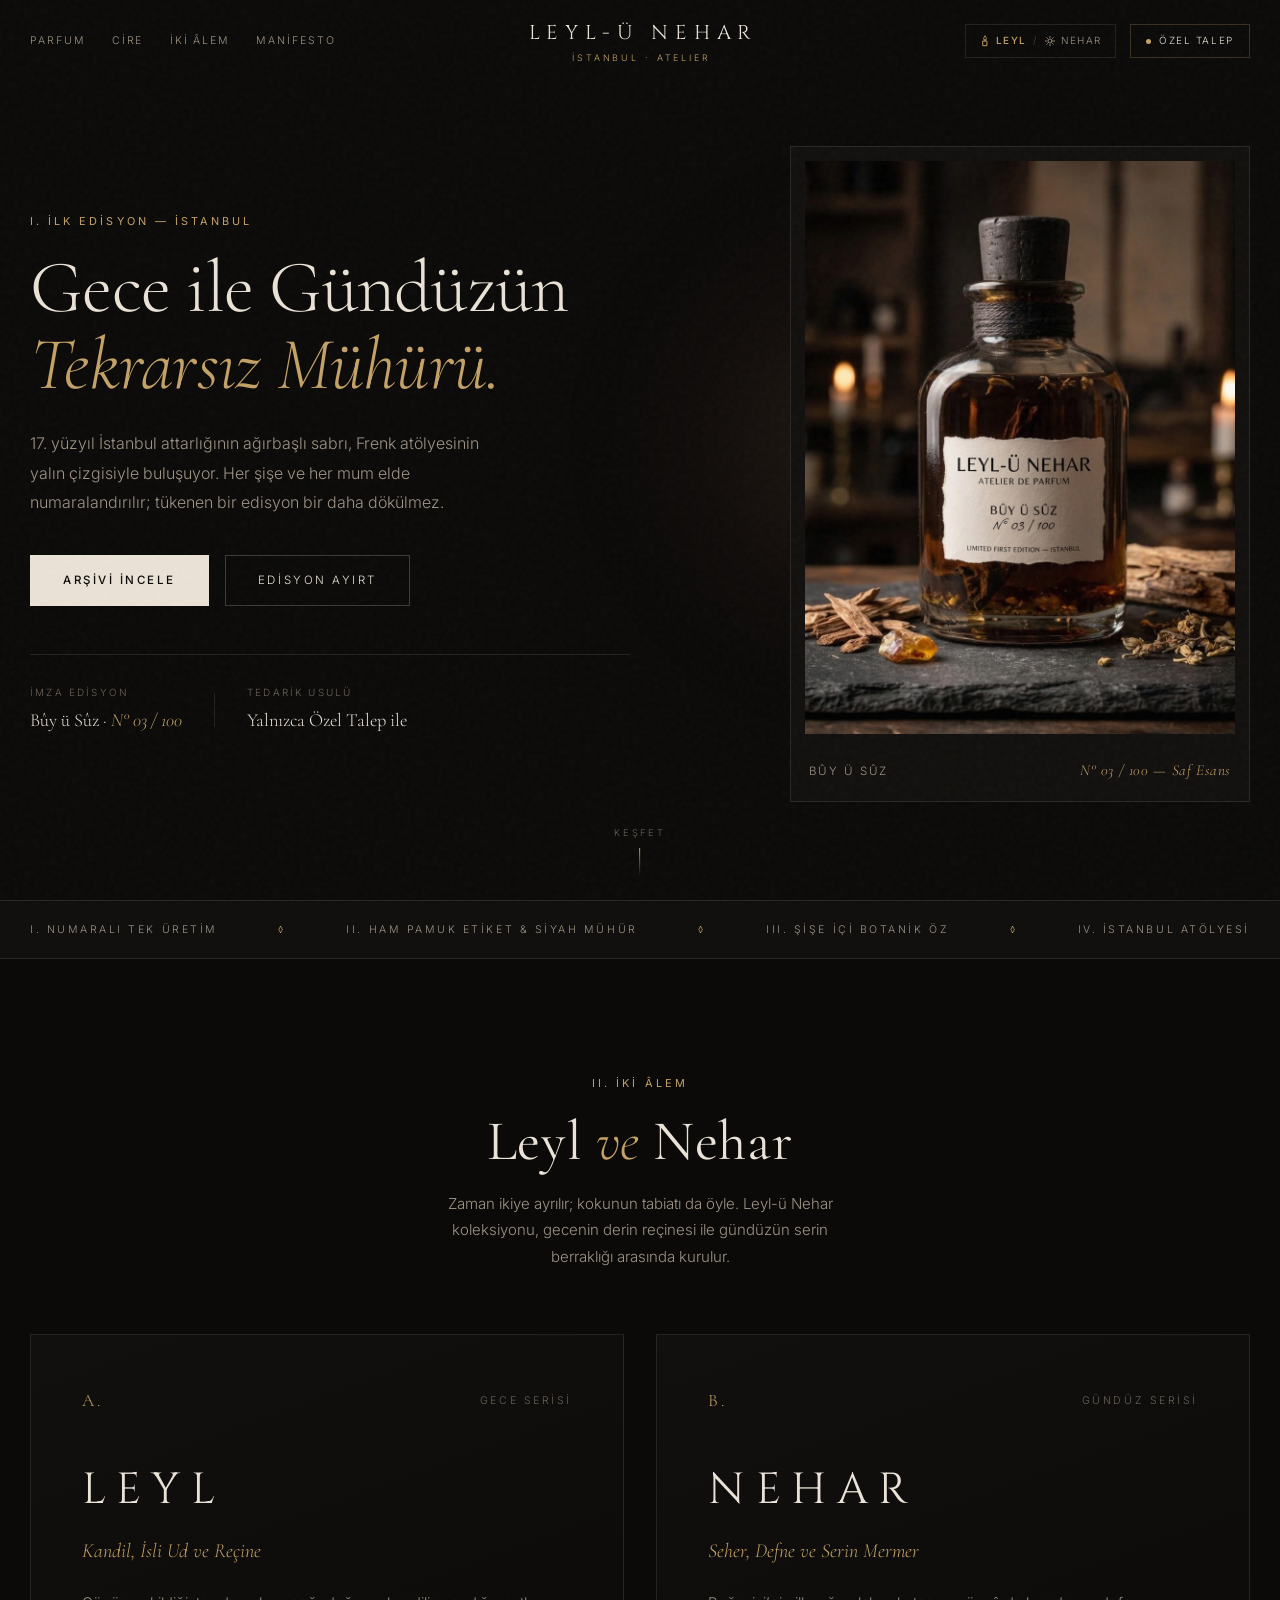
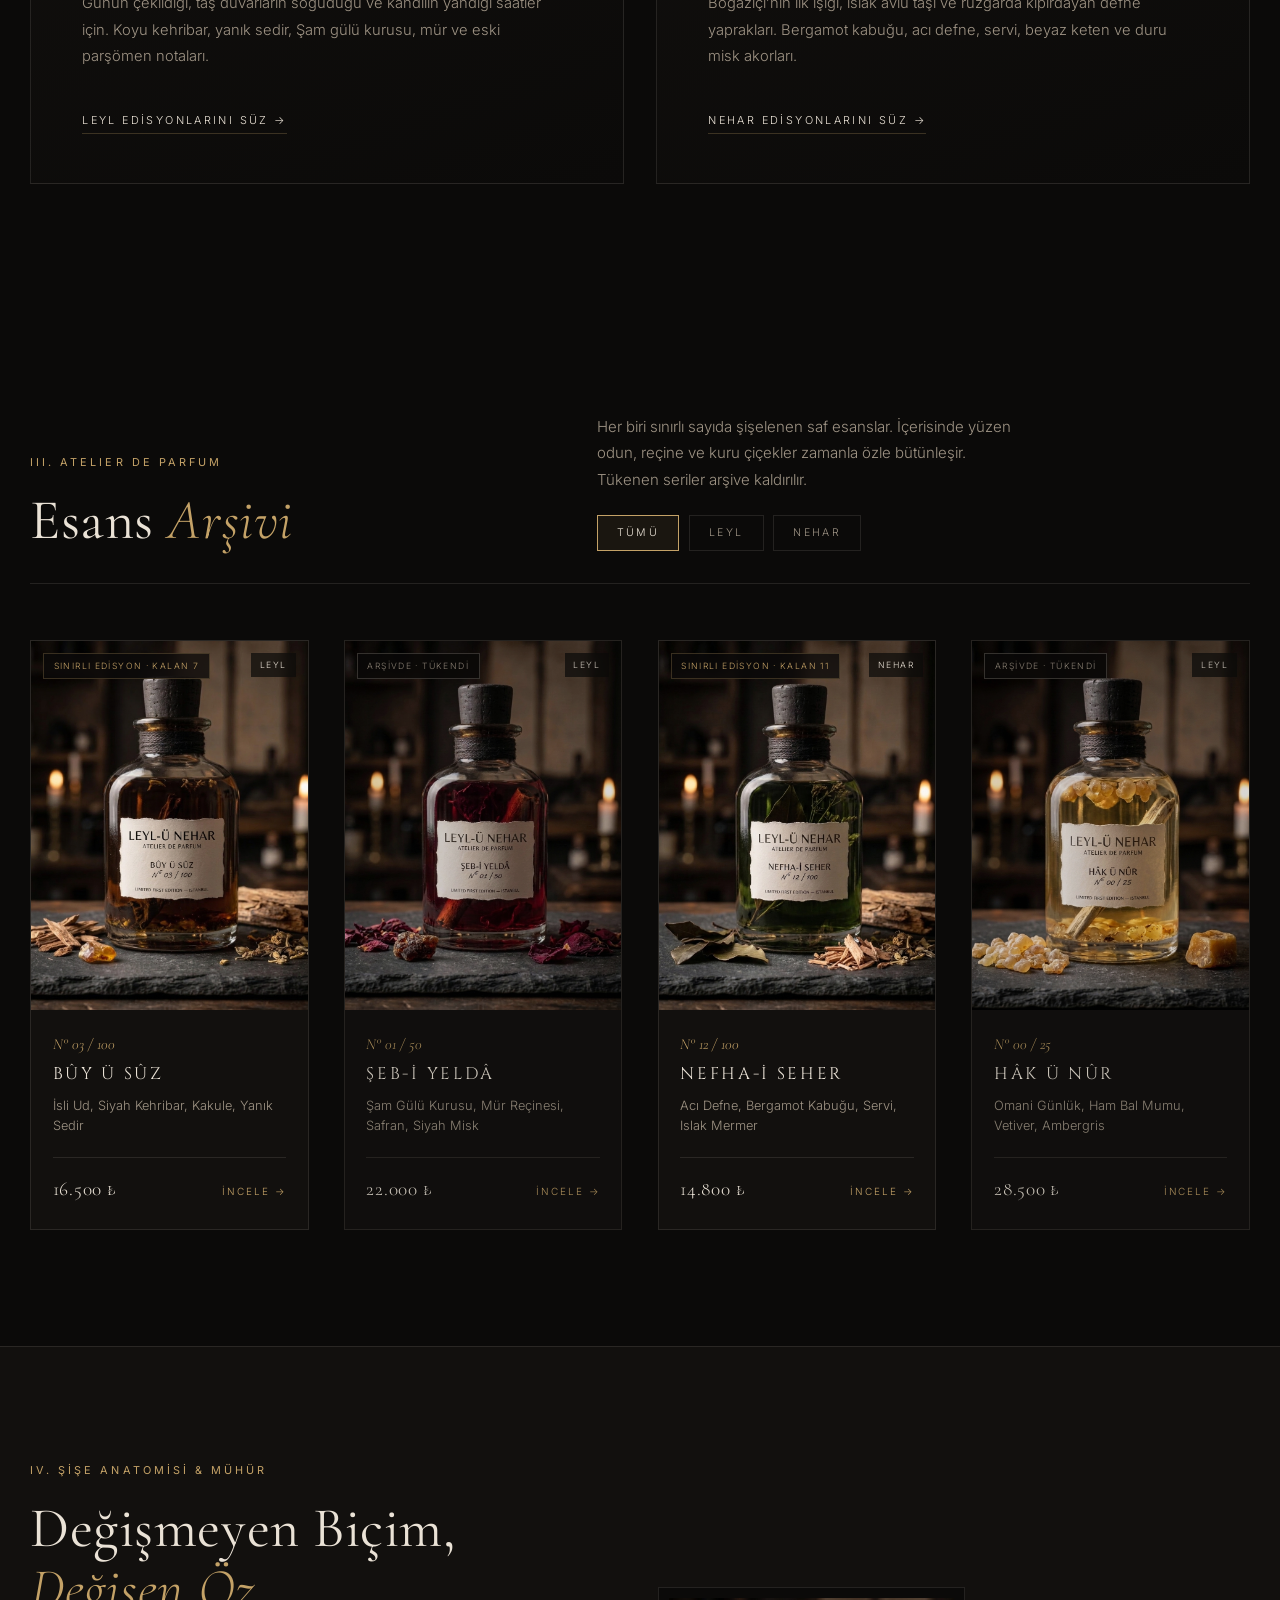
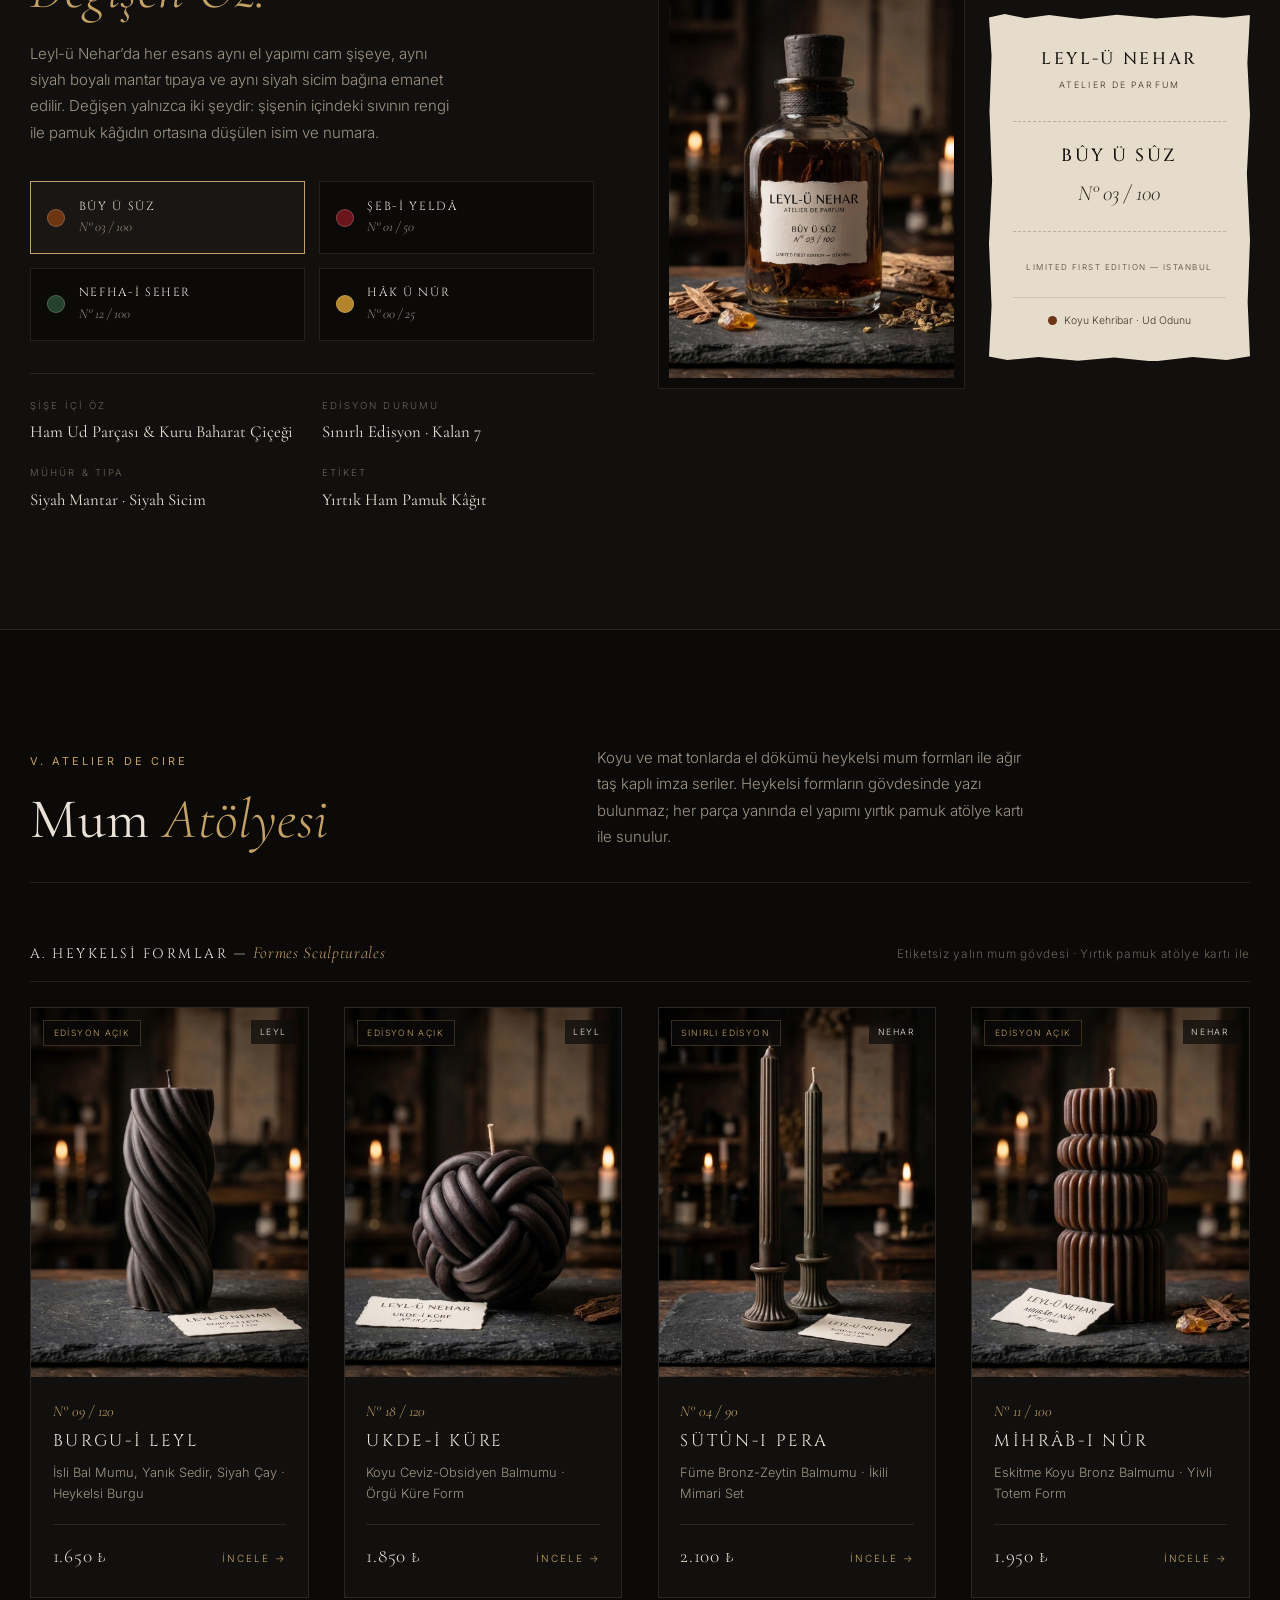
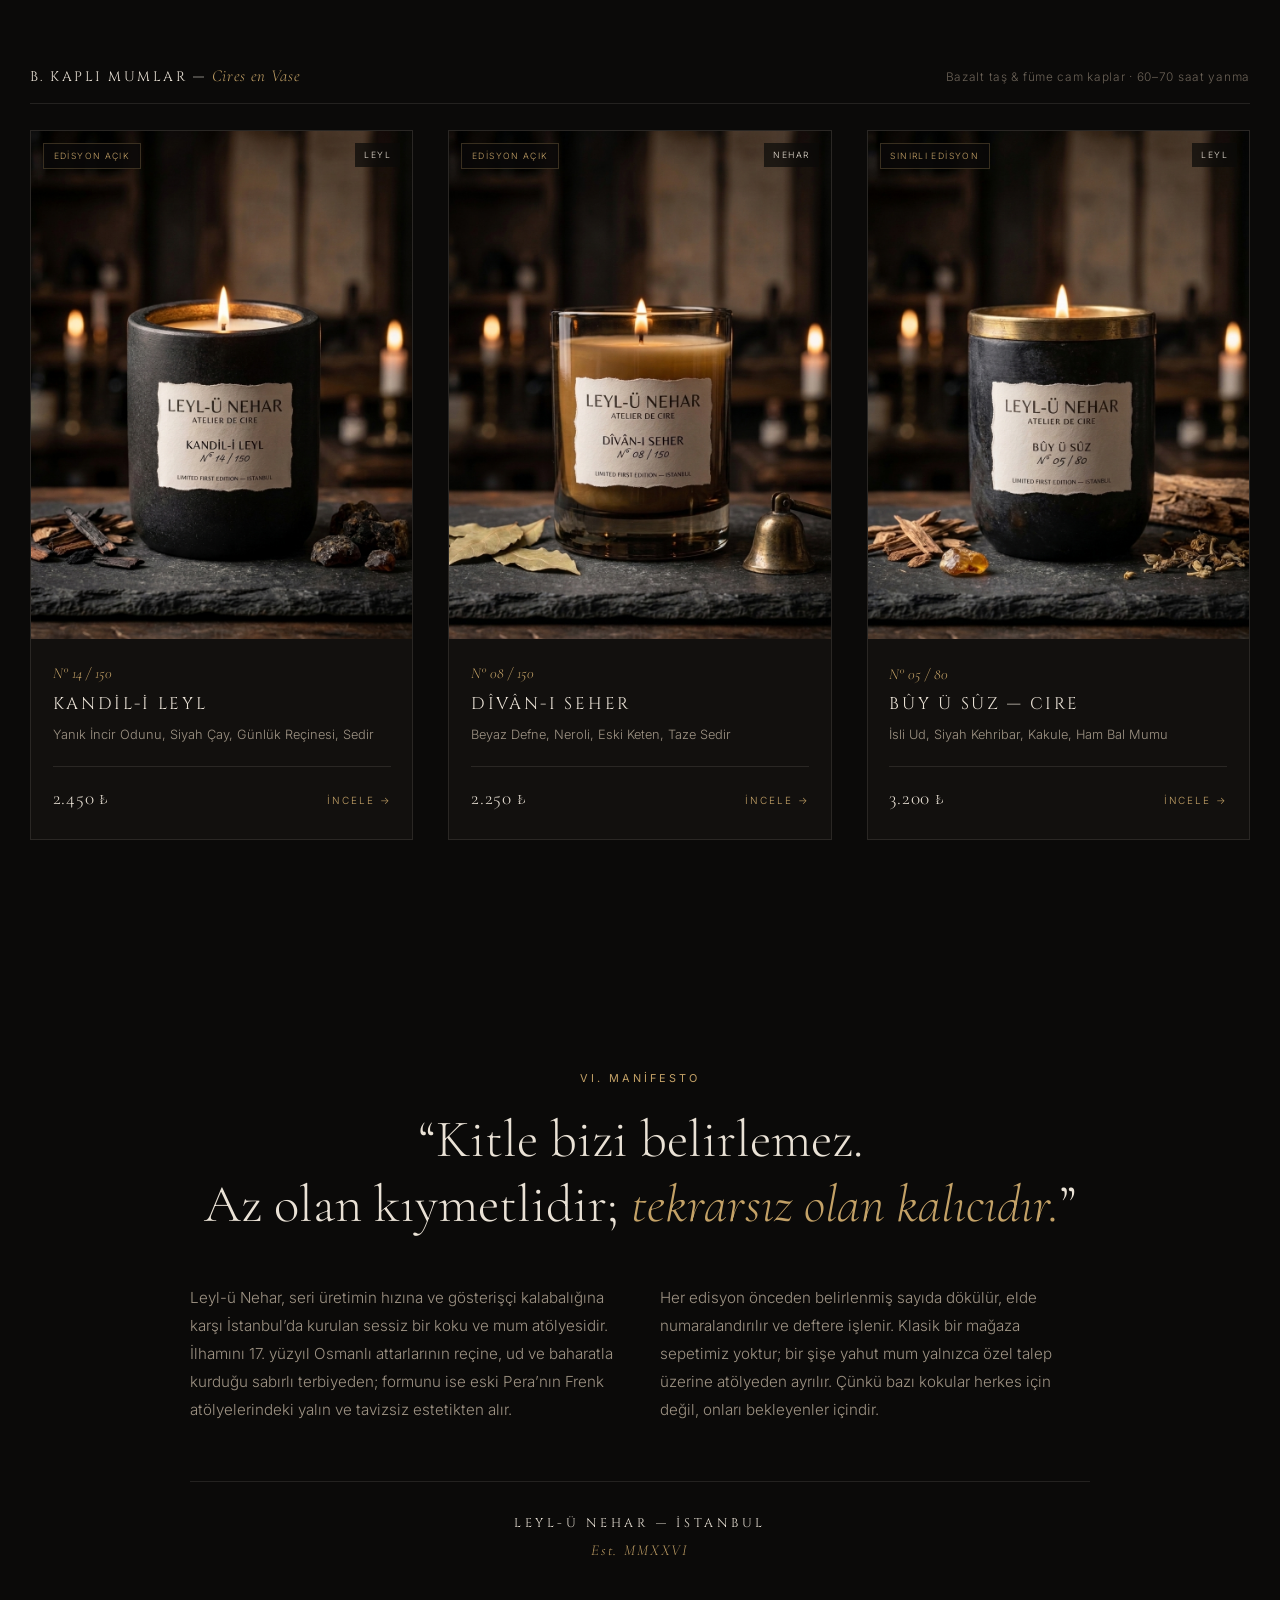
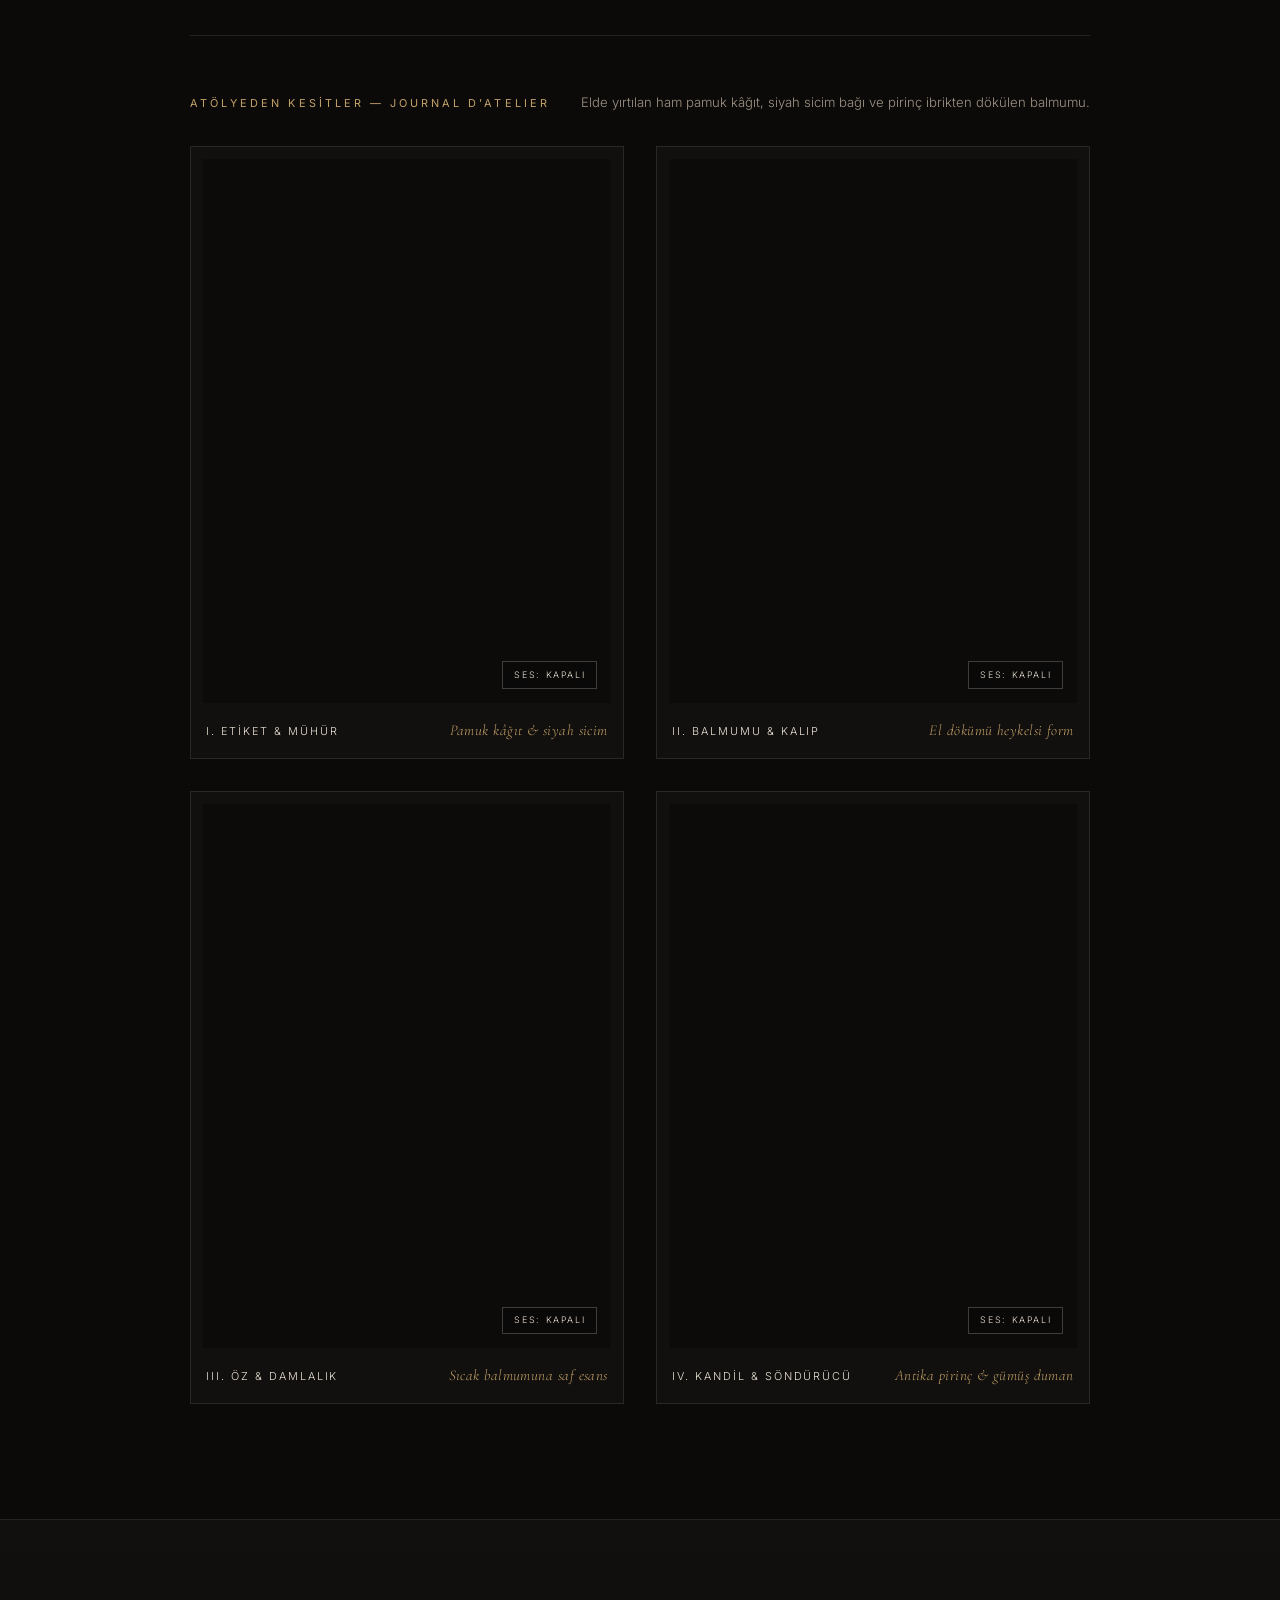
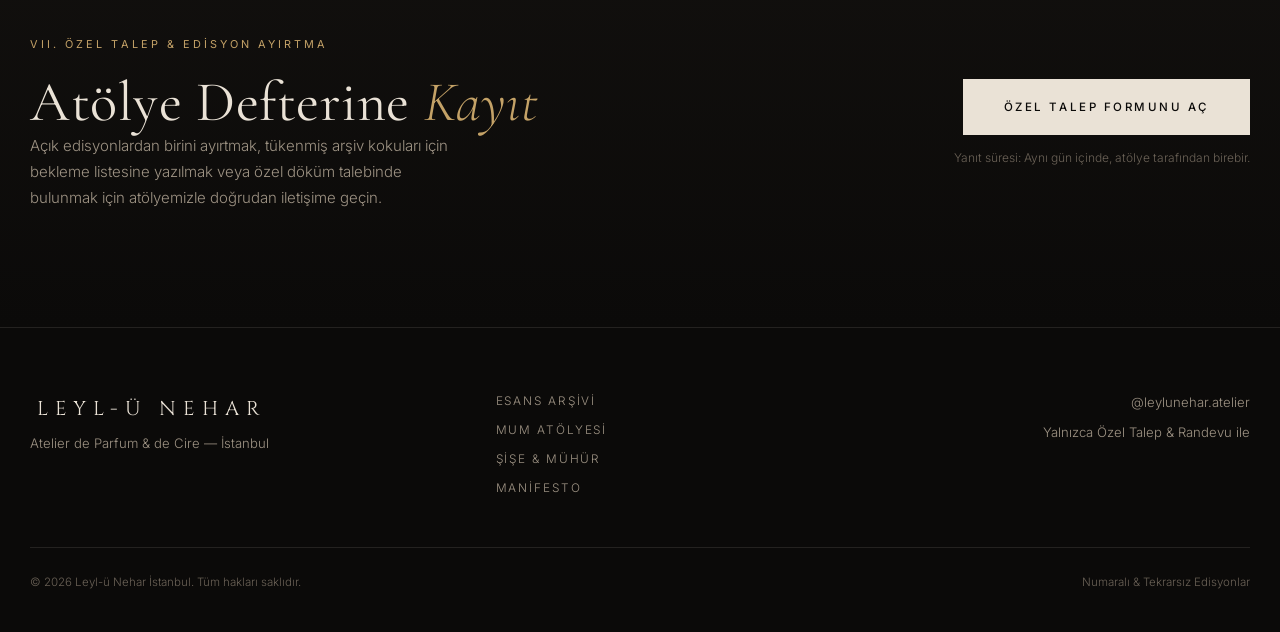
<file: index.html>
<!DOCTYPE html>
<html lang="tr">
<head>
  <meta charset="UTF-8" />
  <meta name="viewport" content="width=device-width, initial-scale=1.0" />
  <title>LEYL-Ü NEHAR — Atelier de Parfum &amp; de Cire | İstanbul</title>
  <meta name="description" content="Leyl-ü Nehar — 17. yüzyıl İstanbul attarlığı ve Frenk atölye yalınlığıyla numaralı, tekrarsız esanslar ve el dökümü mumlar." />
  <link rel="preconnect" href="https://fonts.googleapis.com" />
  <link rel="preconnect" href="https://fonts.gstatic.com" crossorigin />
  <link href="https://fonts.googleapis.com/css2?family=Cinzel:wght@400;500;600&family=Cormorant+Garamond:ital,wght@0,300;0,400;0,500;0,600;1,300;1,400;1,500&family=Inter:wght@300;400;500&display=swap" rel="stylesheet" />
  <link rel="stylesheet" href="styles.css?v=7" />
</head>
<body>
  <!-- Subtle atmospheric paper/film grain -->
  <div class="grain-overlay" aria-hidden="true"></div>

  <!-- Navigation -->
  <header class="site-header" id="siteHeader">
    <div class="header-inner">
      <nav class="nav-group nav-left" aria-label="Koleksiyonlar">
        <a href="#esans" class="nav-link">Parfum</a>
        <a href="#mum" class="nav-link">Cire</a>
        <a href="#iki-alem" class="nav-link">İki Âlem</a>
        <a href="#manifesto" class="nav-link">Manifesto</a>
      </nav>

      <a href="#hero" class="brand-mark" aria-label="Leyl-ü Nehar Ana Sayfa">
        <span class="brand-name">LEYL-Ü NEHAR</span>
        <span class="brand-sub">İSTANBUL &middot; ATELIER</span>
      </a>

      <nav class="nav-group nav-right" aria-label="Atölye">
        <button type="button" class="theme-toggle" data-theme-toggle aria-label="Tema değiştir: Leyl (Koyu) veya Nehar (Açık)" title="Leyl (Gece) / Nehar (Gündüz) Teması">
          <span class="theme-opt" data-theme-label="dark">
            <svg class="theme-icon" width="12" height="12" viewBox="0 0 16 16" fill="none" stroke="currentColor" stroke-width="1.25" stroke-linecap="round" stroke-linejoin="round" aria-hidden="true">
              <path d="M8 1.5c1.3 1.5 1.8 2.5 1.8 3.5a1.8 1.8 0 0 1-3.6 0c0-1 .5-2 1.8-3.5Z"/>
              <path d="M5.5 8h5v6.2h-5z"/>
              <path d="M8 6.8V8"/>
            </svg>
            Leyl
          </span>
          <span class="theme-sep" aria-hidden="true">/</span>
          <span class="theme-opt" data-theme-label="light">
            <svg class="theme-icon" width="12" height="12" viewBox="0 0 16 16" fill="none" stroke="currentColor" stroke-width="1.25" stroke-linecap="round" aria-hidden="true">
              <circle cx="8" cy="8" r="2.7"/>
              <path d="M8 1.8v1.5M8 12.7v1.5M1.8 8h1.5M12.7 8h1.5M3.6 3.6l1.1 1.1M11.3 11.3l1.1 1.1M12.4 3.6l-1.1 1.1M4.7 11.3l-1.1 1.1"/>
            </svg>
            Nehar
          </span>
        </button>
        <button type="button" class="nav-cta" data-open-request>
          <span class="cta-dot" aria-hidden="true"></span>
          Özel Talep
        </button>
      </nav>

      <div class="mobile-header-actions">
        <button type="button" class="theme-toggle theme-toggle-mobile-bar" data-theme-toggle aria-label="Tema değiştir: Leyl (Koyu) veya Nehar (Açık)">
          <span class="theme-opt" data-theme-label="dark">
            <svg class="theme-icon" width="11" height="11" viewBox="0 0 16 16" fill="none" stroke="currentColor" stroke-width="1.25" stroke-linecap="round" stroke-linejoin="round" aria-hidden="true">
              <path d="M8 1.5c1.3 1.5 1.8 2.5 1.8 3.5a1.8 1.8 0 0 1-3.6 0c0-1 .5-2 1.8-3.5Z"/>
              <path d="M5.5 8h5v6.2h-5z"/>
              <path d="M8 6.8V8"/>
            </svg>
            Leyl
          </span>
          <span class="theme-sep" aria-hidden="true">/</span>
          <span class="theme-opt" data-theme-label="light">
            <svg class="theme-icon" width="11" height="11" viewBox="0 0 16 16" fill="none" stroke="currentColor" stroke-width="1.25" stroke-linecap="round" aria-hidden="true">
              <circle cx="8" cy="8" r="2.7"/>
              <path d="M8 1.8v1.5M8 12.7v1.5M1.8 8h1.5M12.7 8h1.5M3.6 3.6l1.1 1.1M11.3 11.3l1.1 1.1M12.4 3.6l-1.1 1.1M4.7 11.3l-1.1 1.1"/>
            </svg>
            Nehar
          </span>
        </button>
        <button type="button" class="mobile-menu-btn" id="mobileMenuBtn" aria-label="Menüyü Aç" aria-expanded="false">
          <span></span>
          <span></span>
        </button>
      </div>
    </div>

    <!-- Mobile Drawer -->
    <div class="mobile-nav" id="mobileNav" aria-hidden="true">
      <a href="#esans" class="mobile-link">Atelier de Parfum</a>
      <a href="#mum" class="mobile-link">Atelier de Cire</a>
      <a href="#iki-alem" class="mobile-link">İki Âlem (Leyl &amp; Nehar)</a>
      <a href="#zanaat" class="mobile-link">Mühür &amp; Şişe</a>
      <a href="#manifesto" class="mobile-link">Manifesto</a>
      <button type="button" class="btn-outline mobile-cta" data-open-request>Edisyon Ayırt / Özel Talep</button>
    </div>
  </header>

  <main>
    <!-- Hero Section -->
    <section class="hero" id="hero">
      <div class="hero-ambient" aria-hidden="true"></div>
      <div class="container hero-grid">
        <div class="hero-copy">
          <p class="eyebrow">I. İLK EDİSYON &mdash; İSTANBUL</p>
          <h1 class="hero-title">
            Gece ile Gündüzün<br />
            <em>Tekrarsız Mühürü.</em>
          </h1>
          <p class="hero-lead">
            17. yüzyıl İstanbul attarlığının ağırbaşlı sabrı, Frenk atölyesinin yalın çizgisiyle buluşuyor.
            Her şişe ve her mum elde numaralandırılır; tükenen bir edisyon bir daha dökülmez.
          </p>
          <div class="hero-actions">
            <a href="#esans" class="btn-primary">Arşivi İncele</a>
            <button type="button" class="btn-ghost" data-open-request="buy-u-suz">Edisyon Ayırt</button>
          </div>
          <div class="hero-meta">
            <div class="meta-item">
              <span class="meta-label">İmza Edisyon</span>
              <span class="meta-value">Bûy ü Sûz &middot; <em>N° 03 / 100</em></span>
            </div>
            <div class="meta-divider" aria-hidden="true"></div>
            <div class="meta-item">
              <span class="meta-label">Tedarik Usulü</span>
              <span class="meta-value">Yalnızca Özel Talep ile</span>
            </div>
          </div>
        </div>

        <div class="hero-visual">
          <figure class="hero-frame">
            <video
              class="hero-img"
              src="assets/videos/buy-u-suz-loop.mp4"
              poster="assets/buy-u-suz.jpg?v=2"
              autoplay
              loop
              muted
              playsinline
              preload="auto"
              aria-label="Leyl-ü Nehar Atelier de Parfum — Bûy ü Sûz N° 03 / 100 canlı mum ışığı döngüsü"
            ></video>
            <figcaption class="hero-caption">
              <span>BÛY Ü SÛZ</span>
              <em>N° 03 / 100 &mdash; Saf Esans</em>
            </figcaption>
          </figure>
        </div>
      </div>

      <div class="scroll-cue" aria-hidden="true">
        <span>KEŞFET</span>
        <div class="scroll-line"></div>
      </div>
    </section>

    <!-- Tenets Strip -->
    <div class="tenets-strip" role="region" aria-label="Atölye İlkeleri">
      <div class="container tenets-inner">
        <span>I. NUMARALI TEK ÜRETİM</span>
        <span class="sep">&loz;</span>
        <span>II. HAM PAMUK ETİKET &amp; SİYAH MÜHÜR</span>
        <span class="sep">&loz;</span>
        <span>III. ŞİŞE İÇİ BOTANİK ÖZ</span>
        <span class="sep">&loz;</span>
        <span>IV. İSTANBUL ATÖLYESİ</span>
      </div>
    </div>

    <!-- Two Realms: LEYL & NEHAR -->
    <section class="section realms-section" id="iki-alem">
      <div class="container">
        <div class="section-header centered">
          <p class="eyebrow">II. İKİ ÂLEM</p>
          <h2 class="section-title">Leyl <em>ve</em> Nehar</h2>
          <p class="section-desc">
            Zaman ikiye ayrılır; kokunun tabiatı da öyle. Leyl-ü Nehar koleksiyonu,
            gecenin derin reçinesi ile gündüzün serin berraklığı arasında kurulur.
          </p>
        </div>

        <div class="realms-grid">
          <article class="realm-card realm-leyl" data-realm-select="leyl">
            <div class="realm-top">
              <span class="realm-roman">A.</span>
              <span class="realm-tag">GECE SERİSİ</span>
            </div>
            <h3 class="realm-title">LEYL</h3>
            <p class="realm-subtitle">Kandil, İsli Ud ve Reçine</p>
            <p class="realm-text">
              Günün çekildiği, taş duvarların soğuduğu ve kandilin yandığı saatler için.
              Koyu kehribar, yanık sedir, Şam gülü kurusu, mür ve eski parşömen notaları.
            </p>
            <span class="realm-action">Leyl Edisyonlarını Süz &rarr;</span>
          </article>

          <article class="realm-card realm-nehar" data-realm-select="nehar">
            <div class="realm-top">
              <span class="realm-roman">B.</span>
              <span class="realm-tag">GÜNDÜZ SERİSİ</span>
            </div>
            <h3 class="realm-title">NEHAR</h3>
            <p class="realm-subtitle">Seher, Defne ve Serin Mermer</p>
            <p class="realm-text">
              Boğaziçi’nin ilk ışığı, ıslak avlu taşı ve rüzgârda kıpırdayan defne yaprakları.
              Bergamot kabuğu, acı defne, servi, beyaz keten ve duru misk akorları.
            </p>
            <span class="realm-action">Nehar Edisyonlarını Süz &rarr;</span>
          </article>
        </div>
      </div>
    </section>

    <!-- Atelier de Parfum (Essence Archive) -->
    <section class="section collection-section" id="esans">
      <div class="container">
        <div class="section-header split">
          <div>
            <p class="eyebrow">III. ATELIER DE PARFUM</p>
            <h2 class="section-title">Esans <em>Arşivi</em></h2>
          </div>
          <div class="header-right-block">
            <p class="section-desc">
              Her biri sınırlı sayıda şişelenen saf esanslar. İçerisinde yüzen odun, reçine ve kuru çiçekler
              zamanla özle bütünleşir. Tükenen seriler arşive kaldırılır.
            </p>
            <div class="filter-bar" role="tablist" aria-label="Esans serisi filtresi">
              <button type="button" class="filter-btn active" data-filter="all" role="tab" aria-selected="true">Tümü</button>
              <button type="button" class="filter-btn" data-filter="leyl" role="tab" aria-selected="false">Leyl</button>
              <button type="button" class="filter-btn" data-filter="nehar" role="tab" aria-selected="false">Nehar</button>
            </div>
          </div>
        </div>

        <div class="product-grid essence-grid" id="essenceGrid">
          <!-- Populated by app.js -->
        </div>
      </div>
    </section>

    <!-- Signature Bottle & Torn Label Craft Section -->
    <section class="section craft-section" id="zanaat">
      <div class="container">
        <div class="craft-layout">
          <div class="craft-copy">
            <p class="eyebrow">IV. ŞİŞE ANATOMİSİ &amp; MÜHÜR</p>
            <h2 class="section-title">Değişmeyen Biçim,<br /><em>Değişen Öz.</em></h2>
            <p class="section-desc">
              Leyl-ü Nehar’da her esans aynı el yapımı cam şişeye, aynı siyah boyalı mantar tıpaya
              ve aynı siyah sicim bağına emanet edilir. Değişen yalnızca iki şeydir:
              şişenin içindeki sıvının rengi ile pamuk kâğıdın ortasına düşülen isim ve numara.
            </p>

            <div class="swatch-selector" id="swatchSelector" role="tablist" aria-label="Öz ve etiket seçici">
              <!-- Populated by app.js -->
            </div>

            <div class="craft-specs" id="craftSpecs">
              <!-- Dynamic bottle specs -->
            </div>
          </div>

          <div class="craft-stage">
            <div class="stage-visual">
              <img src="assets/buy-u-suz.jpg?v=2" alt="Seçili esans şişesi" id="craftBottleImg" class="stage-img" />
            </div>
            <div class="paper-cutout" aria-live="polite">
              <div class="paper-edge-top" aria-hidden="true"></div>
              <span class="paper-brand">LEYL-Ü NEHAR</span>
              <span class="paper-atelier">ATELIER DE PARFUM</span>
              <div class="paper-center">
                <strong class="paper-name" id="paperName">BÛY Ü SÛZ</strong>
                <em class="paper-edition" id="paperEdition">N° 03 / 100</em>
              </div>
              <span class="paper-footer">LIMITED FIRST EDITION &mdash; ISTANBUL</span>
              <div class="paper-liquid-indicator">
                <span class="liquid-dot" id="liquidDot"></span>
                <span id="liquidToneText">Koyu Kehribar &middot; Ud Odunu</span>
              </div>
            </div>
          </div>
        </div>
      </div>
    </section>

    <!-- Atelier de Cire (Candles) -->
    <section class="section collection-section candles-section" id="mum">
      <div class="container">
        <div class="section-header split">
          <div>
            <p class="eyebrow">V. ATELIER DE CIRE</p>
            <h2 class="section-title">Mum <em>Atölyesi</em></h2>
          </div>
          <div class="header-right-block">
            <p class="section-desc">
              Koyu ve mat tonlarda el dökümü heykelsi mum formları ile ağır taş kaplı imza seriler.
              Heykelsi formların gövdesinde yazı bulunmaz; her parça yanında el yapımı yırtık pamuk atölye kartı ile sunulur.
            </p>
          </div>
        </div>

        <div class="subcollection-head">
          <span class="subcollection-title">A. Heykelsi Formlar &mdash; <em>Formes Sculpturales</em></span>
          <span class="subcollection-note">Etiketsiz yalın mum gövdesi &middot; Yırtık pamuk atölye kartı ile</span>
        </div>
        <div class="product-grid essence-grid sculptural-grid" id="sculpturalGrid">
          <!-- Populated by app.js -->
        </div>

        <div class="subcollection-head subcollection-head-spaced">
          <span class="subcollection-title">B. Kaplı Mumlar &mdash; <em>Cires en Vase</em></span>
          <span class="subcollection-note">Bazalt taş &amp; füme cam kaplar &middot; 60–70 saat yanma</span>
        </div>
        <div class="product-grid candle-grid" id="candleGrid">
          <!-- Populated by app.js -->
        </div>
      </div>
    </section>

    <!-- Brand Manifesto -->
    <section class="section manifesto-section" id="manifesto">
      <div class="container manifesto-inner">
        <p class="eyebrow">VI. MANİFESTO</p>
        <blockquote class="manifesto-quote">
          “Kitle bizi belirlemez.<br />
          Az olan kıymetlidir; <em>tekrarsız olan kalıcıdır.</em>”
        </blockquote>
        <div class="manifesto-columns">
          <p>
            Leyl-ü Nehar, seri üretimin hızına ve gösterişçi kalabalığına karşı İstanbul’da kurulan
            sessiz bir koku ve mum atölyesidir. İlhamını 17. yüzyıl Osmanlı attarlarının reçine,
            ud ve baharatla kurduğu sabırlı terbiyeden; formunu ise eski Pera’nın Frenk atölyelerindeki
            yalın ve tavizsiz estetikten alır.
          </p>
          <p>
            Her edisyon önceden belirlenmiş sayıda dökülür, elde numaralandırılır ve deftere işlenir.
            Klasik bir mağaza sepetimiz yoktur; bir şişe yahut mum yalnızca özel talep üzerine
            atölyeden ayrılır. Çünkü bazı kokular herkes için değil, onları bekleyenler içindir.
          </p>
        </div>
        <div class="manifesto-sign">
          <span>LEYL-Ü NEHAR &mdash; İSTANBUL</span>
          <em>Est. MMXXVI</em>
        </div>

        <!-- Atelier Journal: Faceless Craft Clips -->
        <div class="atelier-films">
          <div class="atelier-films-head">
            <p class="eyebrow">ATÖLYEDEN KESİTLER &mdash; JOURNAL D’ATELIER</p>
            <p class="atelier-films-note">Elde yırtılan ham pamuk kâğıt, siyah sicim bağı ve pirinç ibrikten dökülen balmumu.</p>
          </div>
          <div class="atelier-films-grid">
            <figure class="film-card">
              <div class="film-media">
                <video src="assets/videos/atolye-esans.mp4" autoplay loop muted playsinline preload="metadata"></video>
                <button type="button" class="film-sound-btn" data-toggle-sound aria-label="Sesi aç veya kapat">Ses: Kapalı</button>
              </div>
              <figcaption class="film-caption">
                <span>I. ETİKET &amp; MÜHÜR</span>
                <em>Pamuk kâğıt &amp; siyah sicim</em>
              </figcaption>
            </figure>

            <figure class="film-card">
              <div class="film-media">
                <video src="assets/videos/atolye-mum.mp4" autoplay loop muted playsinline preload="metadata"></video>
                <button type="button" class="film-sound-btn" data-toggle-sound aria-label="Sesi aç veya kapat">Ses: Kapalı</button>
              </div>
              <figcaption class="film-caption">
                <span>II. BALMUMU &amp; KALIP</span>
                <em>El dökümü heykelsi form</em>
              </figcaption>
            </figure>

            <figure class="film-card">
              <div class="film-media">
                <video src="assets/videos/asmr-mum/02-esans-damlalik.mp4" autoplay loop muted playsinline preload="metadata"></video>
                <button type="button" class="film-sound-btn" data-toggle-sound aria-label="Sesi aç veya kapat">Ses: Kapalı</button>
              </div>
              <figcaption class="film-caption">
                <span>III. ÖZ &amp; DAMLALIK</span>
                <em>Sıcak balmumuna saf esans</em>
              </figcaption>
            </figure>

            <figure class="film-card">
              <div class="film-media">
                <video src="assets/videos/asmr-mum/04-mum-sondurme-duman.mp4" autoplay loop muted playsinline preload="metadata"></video>
                <button type="button" class="film-sound-btn" data-toggle-sound aria-label="Sesi aç veya kapat">Ses: Kapalı</button>
              </div>
              <figcaption class="film-caption">
                <span>IV. KANDİL &amp; SÖNDÜRÜCÜ</span>
                <em>Antika pirinç &amp; gümüş duman</em>
              </figcaption>
            </figure>
          </div>
        </div>
      </div>
    </section>

    <!-- Private Concierge / Request Band -->
    <section class="section concierge-band" id="talep">
      <div class="container concierge-inner">
        <div class="concierge-copy">
          <p class="eyebrow">VII. ÖZEL TALEP &amp; EDİSYON AYIRTMA</p>
          <h2 class="section-title">Atölye Defterine <em>Kayıt</em></h2>
          <p class="section-desc">
            Açık edisyonlardan birini ayırtmak, tükenmiş arşiv kokuları için bekleme listesine
            yazılmak veya özel döküm talebinde bulunmak için atölyemizle doğrudan iletişime geçin.
          </p>
        </div>
        <div class="concierge-action">
          <button type="button" class="btn-primary btn-large" data-open-request>Özel Talep Formunu Aç</button>
          <span class="concierge-note">Yanıt süresi: Aynı gün içinde, atölye tarafından birebir.</span>
        </div>
      </div>
    </section>
  </main>

  <!-- Footer -->
  <footer class="site-footer">
    <div class="container footer-grid">
      <div class="footer-brand">
        <span class="brand-name">LEYL-Ü NEHAR</span>
        <p>Atelier de Parfum &amp; de Cire &mdash; İstanbul</p>
      </div>
      <div class="footer-links">
        <a href="#esans">Esans Arşivi</a>
        <a href="#mum">Mum Atölyesi</a>
        <a href="#zanaat">Şişe &amp; Mühür</a>
        <a href="#manifesto">Manifesto</a>
      </div>
      <div class="footer-contact">
        <span>@leylunehar.atelier</span>
        <span>Yalnızca Özel Talep &amp; Randevu ile</span>
      </div>
    </div>
    <div class="container footer-bottom">
      <span>&copy; 2026 Leyl-ü Nehar İstanbul. Tüm hakları saklıdır.</span>
      <span>Numaralı &amp; Tekrarsız Edisyonlar</span>
    </div>
  </footer>

  <!-- Edition Inspection Modal -->
  <div class="modal-backdrop" id="detailModal" aria-hidden="true" role="dialog" aria-modal="true" aria-labelledby="modalTitle">
    <div class="modal-panel detail-panel">
      <button type="button" class="modal-close" data-close-modal aria-label="Kapat">&times;</button>
      <div class="detail-grid" id="detailContent">
        <!-- Populated dynamically -->
      </div>
    </div>
  </div>

  <!-- Private Reservation / Request Drawer Modal -->
  <div class="modal-backdrop" id="requestModal" aria-hidden="true" role="dialog" aria-modal="true" aria-labelledby="requestTitle">
    <div class="modal-panel request-panel">
      <button type="button" class="modal-close" data-close-modal aria-label="Kapat">&times;</button>

      <div id="requestFormView">
        <p class="eyebrow">ATELIER CONCIERGE</p>
        <h2 class="modal-title" id="requestTitle">Edisyon Ayırt / <em>Özel Talep</em></h2>
        <p class="modal-subtitle">
          Talebiniz atölye defterine işlenir. Edisyon numaranız ve teslimat detayları için sizinle birebir iletişime geçilir.
        </p>

        <form id="reservationForm" class="request-form" novalidate>
          <div class="form-row">
            <label for="reqEdition">Edisyon Seçimi</label>
            <select id="reqEdition" name="edition" required>
              <!-- Populated by app.js -->
            </select>
          </div>

          <div class="form-row-2">
            <div class="form-row">
              <label for="reqType">Talep Türü</label>
              <select id="reqType" name="type">
                <option value="Edisyon Ayırtma">Edisyon Ayırtma</option>
                <option value="Arşiv Bekleme Listesi">Arşiv Bekleme Listesi</option>
                <option value="Özel Hediye &amp; İsim Mühürü">Özel Hediye &amp; İsim Mühürü</option>
              </select>
            </div>
            <div class="form-row">
              <label for="reqQuantity">Adet</label>
              <select id="reqQuantity" name="quantity">
                <option value="1">1 Adet</option>
                <option value="2">2 Adet</option>
                <option value="3">3 Adet (Özel Kutu)</option>
              </select>
            </div>
          </div>

          <div class="form-row-2">
            <div class="form-row">
              <label for="reqName">Ad Soyad</label>
              <input type="text" id="reqName" name="name" placeholder="Örn. Selim Karahan" required />
            </div>
            <div class="form-row">
              <label for="reqContact">Telefon / WhatsApp</label>
              <input type="tel" id="reqContact" name="contact" placeholder="+90 5XX XXX XX XX" required />
            </div>
          </div>

          <div class="form-row">
            <label for="reqCity">Şehir</label>
            <input type="text" id="reqCity" name="city" placeholder="İstanbul" />
          </div>

          <div class="form-row">
            <label for="reqNote">Etiket / Hediye Notu <span>(İsteğe bağlı)</span></label>
            <textarea id="reqNote" name="note" rows="3" placeholder="El yazısı kart üzerine düşülmesini istediğiniz kısa bir not varsa belirtiniz..."></textarea>
          </div>

          <p class="form-error" id="formError" role="alert"></p>

          <button type="submit" class="btn-primary btn-full">Talebi Deftere İşle</button>
        </form>
      </div>

      <div id="requestSuccessView" class="request-success" hidden>
        <p class="eyebrow">KAYIT MÜHÜRLENDİ</p>
        <h3 class="modal-title">Talebiniz <em>Deftere İşlendi.</em></h3>
        <div class="ledger-receipt">
          <div class="receipt-row">
            <span>Referans Mühürü</span>
            <strong id="receiptCode">LN-2026-0001</strong>
          </div>
          <div class="receipt-row">
            <span>Seçilen Edisyon</span>
            <strong id="receiptEdition">&mdash;</strong>
          </div>
          <div class="receipt-row">
            <span>Talep Sahibi</span>
            <strong id="receiptName">&mdash;</strong>
          </div>
        </div>
        <p class="modal-subtitle">
          Dilerseniz talebinizi doğrudan atölye WhatsApp hattına aktararak öncelikli teyit alabilirsiniz.
        </p>
        <div class="success-actions">
          <a href="#" id="whatsappLink" target="_blank" rel="noopener noreferrer" class="btn-primary btn-full">
            WhatsApp Atölye Hattına Aktar
          </a>
          <button type="button" class="btn-ghost btn-full" id="resetRequestBtn">Yeni Talep Oluştur</button>
        </div>
      </div>
    </div>
  </div>

  <script src="app.js?v=6"></script>
</body>
</html>
</file>
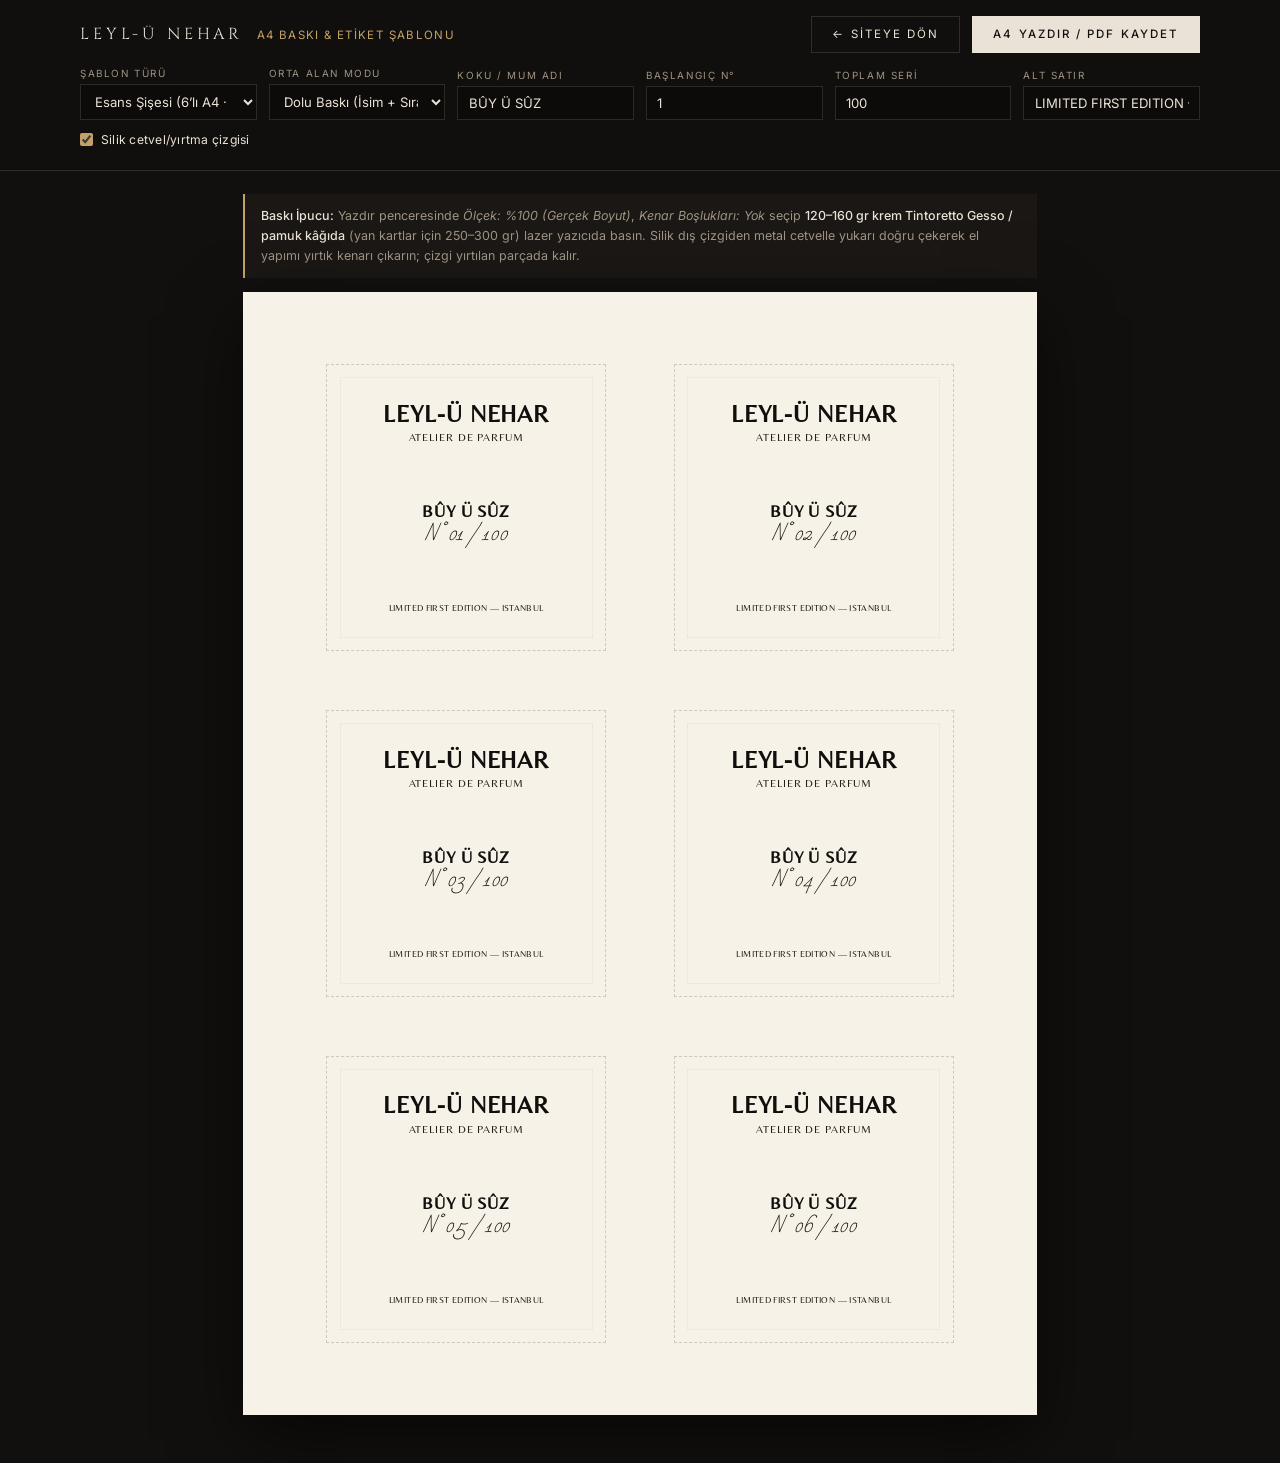
<file: etiket-sablonu.html>
<!DOCTYPE html>
<html lang="tr">
<head>
  <meta charset="UTF-8" />
  <meta name="viewport" content="width=device-width, initial-scale=1.0" />
  <title>LEYL-Ü NEHAR — A4 Baskıya Hazır Etiket &amp; Kart Şablonu</title>
  <link rel="preconnect" href="https://fonts.googleapis.com" />
  <link rel="preconnect" href="https://fonts.gstatic.com" crossorigin />
  <link href="https://fonts.googleapis.com/css2?family=Bad+Script&family=Belleza&family=Cinzel:wght@400;500;600&family=Inter:wght@300;400;500&display=swap" rel="stylesheet" />
  <style>
    :root {
      --bg: #12100e;
      --panel: #1a1714;
      --ink: #eae2d6;
      --muted: #9e9384;
      --brass: #c4a267;
      --hairline: rgba(234, 226, 214, 0.14);
      --print-ink: #161310;
      --print-sub: #38322b;
    }

    * { box-sizing: border-box; margin: 0; padding: 0; }

    body {
      font-family: 'Inter', -apple-system, sans-serif;
      background: var(--bg);
      color: var(--ink);
      min-height: 100vh;
      padding-bottom: 3rem;
    }

    /* Screen-only Studio Toolbar */
    .toolbar {
      position: sticky;
      top: 0;
      z-index: 100;
      background: rgba(18, 16, 14, 0.96);
      backdrop-filter: blur(10px);
      border-bottom: 1px solid var(--hairline);
      padding: 1rem 1.5rem;
    }

    .toolbar-inner {
      max-width: 1120px;
      margin-inline: auto;
      display: flex;
      flex-direction: column;
      gap: 0.9rem;
    }

    .toolbar-top {
      display: flex;
      justify-content: space-between;
      align-items: center;
      flex-wrap: wrap;
      gap: 1rem;
    }

    .toolbar-brand {
      display: flex;
      align-items: baseline;
      gap: 0.85rem;
    }

    .toolbar-brand h1 {
      font-family: 'Cinzel', serif;
      font-size: 1rem;
      letter-spacing: 0.24em;
      font-weight: 400;
    }

    .toolbar-brand span {
      font-size: 0.72rem;
      color: var(--brass);
      letter-spacing: 0.12em;
      text-transform: uppercase;
    }

    .toolbar-actions {
      display: flex;
      align-items: center;
      gap: 0.75rem;
    }

    .btn {
      font: inherit;
      font-size: 0.72rem;
      letter-spacing: 0.18em;
      text-transform: uppercase;
      padding: 0.65rem 1.25rem;
      cursor: pointer;
      border: 1px solid var(--hairline);
      background: transparent;
      color: var(--ink);
      text-decoration: none;
      transition: all 0.25s ease;
    }

    .btn:hover { border-color: var(--brass); color: var(--brass); }

    .btn-primary {
      background: var(--ink);
      color: var(--bg);
      border-color: var(--ink);
      font-weight: 500;
    }

    .btn-primary:hover {
      background: var(--brass);
      border-color: var(--brass);
      color: var(--bg);
    }

    .controls-grid {
      display: grid;
      grid-template-columns: repeat(auto-fit, minmax(155px, 1fr));
      gap: 0.75rem;
      align-items: end;
    }

    .ctrl {
      display: flex;
      flex-direction: column;
      gap: 0.32rem;
    }

    .ctrl label {
      font-size: 0.62rem;
      letter-spacing: 0.16em;
      text-transform: uppercase;
      color: var(--muted);
    }

    .ctrl input,
    .ctrl select {
      background: #0d0b0a;
      border: 1px solid var(--hairline);
      color: var(--ink);
      padding: 0.5rem 0.65rem;
      font: inherit;
      font-size: 0.82rem;
    }

    .ctrl input:focus,
    .ctrl select:focus {
      outline: none;
      border-color: var(--brass);
    }

    .ctrl-check {
      flex-direction: row;
      align-items: center;
      gap: 0.5rem;
      padding-bottom: 0.45rem;
    }

    .ctrl-check input { width: auto; accent-color: var(--brass); }
    .ctrl-check label { cursor: pointer; text-transform: none; letter-spacing: 0.02em; font-size: 0.76rem; color: var(--ink); }

    .tip-bar {
      max-width: 210mm;
      margin: 1.4rem auto 0.9rem;
      padding: 0.75rem 1rem;
      background: var(--panel);
      border-left: 2px solid var(--brass);
      font-size: 0.78rem;
      color: var(--muted);
      line-height: 1.6;
    }

    .tip-bar strong { color: var(--ink); font-weight: 500; }

    /* ========================================================================
       EXACT A4 PRINT SHEET (210mm × 297mm)
       ======================================================================== */
    .a4-sheet {
      width: 210mm;
      height: 297mm;
      margin: 0 auto;
      background: #f7f2e8; /* Screen preview mimics cream cotton paper; transparent in print */
      color: var(--print-ink);
      box-shadow: 0 24px 64px rgba(0, 0, 0, 0.55);
      padding: 16mm 16mm;
      display: grid;
      align-content: space-between;
      justify-content: space-between;
      position: relative;
    }

    .a4-sheet.layout-bottle {
      grid-template-columns: repeat(2, 74mm);
      grid-template-rows: repeat(3, 76mm);
      padding: 19mm 22mm;
    }

    .a4-sheet.layout-candle {
      grid-template-columns: repeat(2, 78mm);
      grid-template-rows: repeat(3, 80mm);
      padding: 16mm 20mm;
    }

    .a4-sheet.layout-card {
      grid-template-columns: repeat(2, 82mm);
      grid-template-rows: repeat(4, 56mm);
      padding: 18mm 18mm;
    }

    /* Individual Label Cell with generous tear margin around content */
    .label-cell {
      position: relative;
      display: flex;
      flex-direction: column;
      align-items: center;
      justify-content: space-between;
      text-align: center;
      padding: 10mm 7mm;
    }

    .a4-sheet.layout-card .label-cell {
      padding: 7.5mm 7mm;
    }

    /* Subtle corner tear-guide marks (torn away when using metal ruler) */
    .show-guides .label-cell::before,
    .show-guides .label-cell::after {
      content: '';
      position: absolute;
      inset: 0;
      border: 0.25mm dashed rgba(22, 19, 16, 0.18);
      pointer-events: none;
    }

    .show-guides .label-cell::after {
      inset: 3.5mm;
      border: 0.2mm dotted rgba(22, 19, 16, 0.08);
    }

    .lbl-top {
      display: flex;
      flex-direction: column;
      align-items: center;
      gap: 1.5mm;
    }

    .lbl-brand {
      font-family: Optima, 'Belleza', Georgia, serif;
      font-size: 18pt;
      font-weight: 600;
      letter-spacing: 0.04em;
      color: #110f0d;
      line-height: 1;
    }

    .a4-sheet.layout-card .lbl-brand {
      font-size: 14.5pt;
    }

    .lbl-atelier {
      font-family: Optima, 'Belleza', sans-serif;
      font-size: 8.4pt;
      font-weight: 500;
      letter-spacing: 0.08em;
      text-transform: uppercase;
      color: #24201c;
    }

    .a4-sheet.layout-card .lbl-atelier {
      font-size: 7pt;
    }

    .lbl-center {
      display: flex;
      flex-direction: column;
      align-items: center;
      justify-content: center;
      gap: 0.8mm;
      min-height: 16mm;
    }

    .a4-sheet.layout-card .lbl-center {
      min-height: 11mm;
    }

    .lbl-name {
      font-family: Optima, 'Belleza', Georgia, serif;
      font-size: 12.8pt;
      font-weight: 600;
      letter-spacing: 0.05em;
      color: #110f0d;
      line-height: 1.1;
    }

    .a4-sheet.layout-card .lbl-name {
      font-size: 11pt;
    }

    .lbl-edition {
      font-family: 'Bad Script', 'Cormorant Garamond', cursive;
      font-style: italic;
      font-size: 13.5pt;
      font-weight: 400;
      letter-spacing: 0.03em;
      color: #1b1714;
      line-height: 1.15;
    }

    .a4-sheet.layout-card .lbl-edition {
      font-size: 11.5pt;
    }

    .lbl-bottom {
      font-family: Optima, 'Belleza', sans-serif;
      font-size: 7pt;
      font-weight: 500;
      letter-spacing: 0.04em;
      text-transform: uppercase;
      color: #24201c;
    }

    .a4-sheet.layout-card .lbl-bottom {
      font-size: 6pt;
    }

    /* Print Rules: Pure 1:1 A4 Black Ink on User's Cotton Paper */
    @page {
      size: A4 portrait;
      margin: 0;
    }

    @media print {
      body {
        background: #ffffff;
        padding: 0;
        margin: 0;
      }
      .toolbar,
      .tip-bar {
        display: none !important;
      }
      .a4-sheet {
        background: transparent !important;
        box-shadow: none !important;
        margin: 0 !important;
        page-break-after: avoid;
      }
    }
  </style>
</head>
<body>
  <header class="toolbar">
    <div class="toolbar-inner">
      <div class="toolbar-top">
        <div class="toolbar-brand">
          <h1>LEYL-Ü NEHAR</h1>
          <span>A4 Baskı &amp; Etiket Şablonu</span>
        </div>
        <div class="toolbar-actions">
          <a href="index.html" class="btn">&larr; Siteye Dön</a>
          <button type="button" class="btn btn-primary" id="printBtn">A4 Yazdır / PDF Kaydet</button>
        </div>
      </div>

      <div class="controls-grid">
        <div class="ctrl">
          <label for="tplType">Şablon Türü</label>
          <select id="tplType">
            <option value="bottle">Esans Şişesi (6’lı A4 · 74×76mm)</option>
            <option value="candle">Kaplı Mum (6’lı A4 · 78×80mm)</option>
            <option value="card">Heykelsi Mum Yan Kartı (8’li A4 · 82×56mm)</option>
          </select>
        </div>

        <div class="ctrl">
          <label for="centerMode">Orta Alan Modu</label>
          <select id="centerMode">
            <option value="full">Dolu Baskı (İsim + Sıralı N°)</option>
            <option value="nameOnly">Sadece İsim (N° Elle Yazılacak)</option>
            <option value="blank">Ortası Boş (Matbaa Sabit Şablon)</option>
          </select>
        </div>

        <div class="ctrl">
          <label for="editionName">Koku / Mum Adı</label>
          <input type="text" id="editionName" value="BÛY Ü SÛZ" />
        </div>

        <div class="ctrl">
          <label for="startNum">Başlangıç N°</label>
          <input type="number" id="startNum" value="1" min="0" max="999" />
        </div>

        <div class="ctrl">
          <label for="totalNum">Toplam Seri</label>
          <input type="number" id="totalNum" value="100" min="1" max="999" />
        </div>

        <div class="ctrl">
          <label for="bottomLine">Alt Satır</label>
          <input type="text" id="bottomLine" value="LIMITED FIRST EDITION — ISTANBUL" />
        </div>

        <div class="ctrl ctrl-check">
          <input type="checkbox" id="showGuides" checked />
          <label for="showGuides">Silik cetvel/yırtma çizgisi</label>
        </div>
      </div>
    </div>
  </header>

  <p class="tip-bar">
    <strong>Baskı İpucu:</strong> Yazdır penceresinde <em>Ölçek: %100 (Gerçek Boyut)</em>, <em>Kenar Boşlukları: Yok</em> seçip
    <strong>120–160 gr krem Tintoretto Gesso / pamuk kâğıda</strong> (yan kartlar için 250–300 gr) lazer yazıcıda basın.
    Silik dış çizgiden metal cetvelle yukarı doğru çekerek el yapımı yırtık kenarı çıkarın; çizgi yırtılan parçada kalır.
  </p>

  <main class="a4-sheet layout-bottle show-guides" id="a4Sheet" aria-label="A4 Baskı Önizlemesi">
    <!-- Rendered dynamically -->
  </main>

  <script>
    const tplType = document.getElementById('tplType');
    const centerMode = document.getElementById('centerMode');
    const editionName = document.getElementById('editionName');
    const startNum = document.getElementById('startNum');
    const totalNum = document.getElementById('totalNum');
    const bottomLine = document.getElementById('bottomLine');
    const showGuides = document.getElementById('showGuides');
    const a4Sheet = document.getElementById('a4Sheet');
    const printBtn = document.getElementById('printBtn');

    const CONFIG = {
      bottle: { count: 6, atelier: 'ATELIER DE PARFUM', defaultName: 'BÛY Ü SÛZ', defaultTotal: 100 },
      candle: { count: 6, atelier: 'ATELIER DE CIRE', defaultName: 'KANDİL-İ LEYL', defaultTotal: 150 },
      card:   { count: 8, atelier: 'ATELIER DE CIRE', defaultName: 'BURGU-İ LEYL', defaultTotal: 120 }
    };

    function pad2(n) {
      return String(Math.max(0, Number(n) || 0)).padStart(2, '0');
    }

    function renderSheet() {
      const type = tplType.value;
      const cfg = CONFIG[type];
      const mode = centerMode.value;
      const nameVal = editionName.value.trim();
      const start = parseInt(startNum.value, 10) || 1;
      const total = parseInt(totalNum.value, 10) || cfg.defaultTotal;
      const footerVal = bottomLine.value.trim();

      a4Sheet.className = `a4-sheet layout-${type}${showGuides.checked ? ' show-guides' : ''}`;
      a4Sheet.innerHTML = '';

      for (let i = 0; i < cfg.count; i++) {
        const num = pad2(start + i);
        let centerHtml = '';

        if (mode === 'full') {
          centerHtml = `
            <div class="lbl-name">${nameVal}</div>
            <div class="lbl-edition">N° ${num} / ${total}</div>
          `;
        } else if (mode === 'nameOnly') {
          centerHtml = `
            <div class="lbl-name">${nameVal}</div>
            <div class="lbl-edition" style="opacity:0.45">N° &nbsp;&nbsp;&nbsp;&nbsp; / ${total}</div>
          `;
        } else {
          centerHtml = '';
        }

        const cell = document.createElement('div');
        cell.className = 'label-cell';
        cell.innerHTML = `
          <div class="lbl-top">
            <div class="lbl-brand">LEYL-Ü NEHAR</div>
            <div class="lbl-atelier">${cfg.atelier}</div>
          </div>
          <div class="lbl-center">${centerHtml}</div>
          <div class="lbl-bottom">${footerVal}</div>
        `;
        a4Sheet.appendChild(cell);
      }
    }

    tplType.addEventListener('change', () => {
      const cfg = CONFIG[tplType.value];
      editionName.value = cfg.defaultName;
      totalNum.value = cfg.defaultTotal;
      renderSheet();
    });

    [centerMode, editionName, startNum, totalNum, bottomLine, showGuides].forEach((el) => {
      el.addEventListener('input', renderSheet);
      el.addEventListener('change', renderSheet);
    });

    printBtn.addEventListener('click', () => window.print());

    renderSheet();
  </script>
</body>
</html>
</file>
<file: styles.css>
/* ==========================================================================
   LEYLÜNEHAR — Atelier de Parfum & de Cire (İstanbul)
   17th-Century Ottoman Attar × Minimalist French Haute Parfumerie
   ========================================================================== */

:root {
  --bg-obsidian: #0b0a09;
  --bg-surface: #12100e;
  --bg-elevated: #191613;
  --header-scrolled: rgba(11, 10, 9, 0.88);
  --mobile-drawer-bg: rgba(11, 10, 9, 0.97);
  --modal-backdrop-bg: rgba(7, 6, 5, 0.82);
  --paper-cream: #eae2d6;
  --paper-muted: #9e9384;
  --paper-faint: #6b6257;
  --brass: #c4a267;
  --brass-soft: rgba(196, 162, 103, 0.25);
  --seal-red: #8c342b;
  --hairline: rgba(234, 226, 214, 0.11);
  --hairline-strong: rgba(234, 226, 214, 0.22);
  --btn-primary-bg: #eae2d6;
  --btn-primary-text: #0b0a09;

  --font-display: 'Cinzel', Georgia, serif;
  --font-serif: 'Cormorant Garamond', Georgia, serif;
  --font-sans: 'Inter', -apple-system, BlinkMacSystemFont, sans-serif;

  --ease-luxury: cubic-bezier(0.22, 1, 0.36, 1);
  --container-max: 1220px;
}

/* NEHAR (Daylight / Parchment Light Theme) */
html[data-theme='light'] {
  --bg-obsidian: #f4ede2;
  --bg-surface: #ece3d5;
  --bg-elevated: #e3d8c6;
  --header-scrolled: rgba(244, 237, 226, 0.92);
  --mobile-drawer-bg: rgba(244, 237, 226, 0.98);
  --modal-backdrop-bg: rgba(26, 22, 18, 0.56);
  --paper-cream: #1b1714;
  --paper-muted: #5a5045;
  --paper-faint: #84786a;
  --brass: #8c6a34;
  --brass-soft: rgba(140, 106, 52, 0.32);
  --hairline: rgba(27, 23, 20, 0.12);
  --hairline-strong: rgba(27, 23, 20, 0.24);
  --btn-primary-bg: #1b1714;
  --btn-primary-text: #f4ede2;
}

*,
*::before,
*::after {
  box-sizing: border-box;
  margin: 0;
  padding: 0;
}

html {
  scroll-behavior: smooth;
  background-color: var(--bg-obsidian);
  color: var(--paper-cream);
  font-size: 16px;
}

body {
  font-family: var(--font-sans);
  font-weight: 300;
  line-height: 1.65;
  background-color: var(--bg-obsidian);
  color: var(--paper-cream);
  -webkit-font-smoothing: antialiased;
  overflow-x: hidden;
}

img {
  display: block;
  max-width: 100%;
}

a {
  color: inherit;
  text-decoration: none;
}

button {
  font: inherit;
  color: inherit;
  background: none;
  border: none;
  cursor: pointer;
}

/* Tactile subtle film/cotton paper grain */
.grain-overlay {
  position: fixed;
  inset: 0;
  pointer-events: none;
  z-index: 900;
  opacity: 0.032;
  background-image: url("data:image/svg+xml,%3Csvg viewBox='0 0 200 200' xmlns='http://www.w3.org/2000/svg'%3E%3Cfilter id='n'%3E%3CfeTurbulence type='fractalNoise' baseFrequency='0.85' numOctaves='3' stitchTiles='stitch'/%3E%3C/filter%3E%3Crect width='100%25' height='100%25' filter='url(%23n)'/%3E%3C/svg%3E");
}

.container {
  width: min(var(--container-max), 100% - 3rem);
  margin-inline: auto;
}

.section {
  padding-block: clamp(5rem, 9vw, 8.5rem);
  position: relative;
}

.eyebrow {
  font-family: var(--font-sans);
  font-size: 0.68rem;
  font-weight: 400;
  letter-spacing: 0.28em;
  text-transform: uppercase;
  color: var(--brass);
  margin-bottom: 1.15rem;
}

.section-title {
  font-family: var(--font-serif);
  font-weight: 400;
  font-size: clamp(2.2rem, 4.4vw, 3.6rem);
  line-height: 1.08;
  letter-spacing: 0.01em;
  color: var(--paper-cream);
}

.section-title em {
  font-style: italic;
  font-weight: 300;
  color: var(--brass);
}

.section-desc {
  font-size: 0.94rem;
  color: var(--paper-muted);
  max-width: 48ch;
  line-height: 1.75;
}

/* Buttons */
.btn-primary,
.btn-ghost,
.btn-outline {
  display: inline-flex;
  align-items: center;
  justify-content: center;
  gap: 0.6rem;
  padding: 0.95rem 2rem;
  font-size: 0.72rem;
  letter-spacing: 0.22em;
  text-transform: uppercase;
  transition: all 0.35s var(--ease-luxury);
}

.btn-primary {
  background: var(--btn-primary-bg);
  color: var(--btn-primary-text);
  border: 1px solid var(--btn-primary-bg);
  font-weight: 500;
}

.btn-primary:hover {
  background: var(--brass);
  border-color: var(--brass);
  color: #f4ede2;
}

.btn-ghost {
  border: 1px solid var(--hairline-strong);
  color: var(--paper-cream);
}

.btn-ghost:hover {
  border-color: var(--brass);
  color: var(--brass);
}

.btn-outline {
  border: 1px solid var(--brass-soft);
  color: var(--brass);
}

.btn-large {
  padding: 1.1rem 2.5rem;
}

.btn-full {
  width: 100%;
}

/* ==========================================================================
   HEADER
   ========================================================================== */
.site-header {
  position: fixed;
  top: 0;
  left: 0;
  right: 0;
  z-index: 500;
  border-bottom: 1px solid transparent;
  transition: background-color 0.4s ease, border-color 0.4s ease, backdrop-filter 0.4s ease;
}

.site-header.scrolled {
  background: var(--header-scrolled);
  backdrop-filter: blur(12px);
  border-bottom-color: var(--hairline);
}

.theme-toggle {
  display: inline-flex;
  align-items: center;
  justify-content: center;
  gap: 0.42rem;
  height: 34px;
  font-size: 0.62rem;
  letter-spacing: 0.14em;
  text-transform: uppercase;
  white-space: nowrap;
  line-height: 1;
  padding: 0 0.85rem;
  border: 1px solid var(--hairline);
  color: var(--paper-muted);
  transition: border-color 0.3s ease, color 0.3s ease;
}

.theme-toggle:hover {
  border-color: var(--brass);
}

.theme-opt {
  display: inline-flex;
  align-items: center;
  gap: 0.28rem;
}

.theme-icon {
  width: 12px;
  height: 12px;
  flex-shrink: 0;
}

.theme-sep {
  opacity: 0.4;
}

html:not([data-theme='light']) [data-theme-label='dark'],
html[data-theme='light'] [data-theme-label='light'] {
  color: var(--brass);
  font-weight: 500;
}

.mobile-header-actions {
  display: none;
  align-items: center;
  justify-self: end;
  gap: 0.85rem;
}

.subcollection-head {
  display: flex;
  justify-content: space-between;
  align-items: baseline;
  flex-wrap: wrap;
  gap: 0.75rem;
  margin-bottom: 1.6rem;
  padding-bottom: 0.85rem;
  border-bottom: 1px solid var(--hairline);
}

.subcollection-head-spaced {
  margin-top: 4rem;
}

.subcollection-title {
  font-family: var(--font-display);
  font-size: 0.86rem;
  letter-spacing: 0.18em;
  text-transform: uppercase;
  color: var(--paper-cream);
}

.subcollection-title em {
  font-family: var(--font-serif);
  font-style: italic;
  text-transform: none;
  letter-spacing: 0.04em;
  font-size: 1.05rem;
  color: var(--brass);
}

.subcollection-note {
  font-size: 0.74rem;
  letter-spacing: 0.06em;
  color: var(--paper-faint);
}

.header-inner {
  width: min(var(--container-max), 100% - 3rem);
  margin-inline: auto;
  height: 82px;
  display: grid;
  grid-template-columns: 1fr auto 1fr;
  align-items: center;
  gap: 1.5rem;
}

.nav-group {
  display: flex;
  align-items: center;
  gap: 1.65rem;
}

.nav-right {
  justify-content: flex-end;
  gap: 0.85rem;
}

.nav-link {
  font-size: 0.66rem;
  letter-spacing: 0.18em;
  text-transform: uppercase;
  white-space: nowrap;
  color: var(--paper-muted);
  transition: color 0.3s ease;
}

.nav-link:hover {
  color: var(--paper-cream);
}

.brand-mark {
  display: flex;
  flex-direction: column;
  align-items: center;
  text-align: center;
  gap: 0.15rem;
}

.brand-name {
  font-family: var(--font-display);
  font-size: 1.25rem;
  letter-spacing: 0.34em;
  font-weight: 400;
  color: var(--paper-cream);
  padding-left: 0.34em;
}

.brand-sub {
  font-size: 0.56rem;
  letter-spacing: 0.32em;
  color: var(--brass);
  padding-left: 0.32em;
}

.nav-cta {
  display: inline-flex;
  align-items: center;
  justify-content: center;
  gap: 0.5rem;
  height: 34px;
  font-size: 0.62rem;
  letter-spacing: 0.16em;
  text-transform: uppercase;
  white-space: nowrap;
  line-height: 1;
  padding: 0 0.95rem;
  border: 1px solid var(--brass-soft);
  color: var(--paper-cream);
  transition: border-color 0.3s ease, color 0.3s ease;
}

.nav-cta:hover {
  border-color: var(--brass);
  color: var(--brass);
}

.cta-dot {
  width: 5px;
  height: 5px;
  border-radius: 50%;
  background: var(--brass);
}

.mobile-menu-btn {
  display: none;
  justify-self: end;
  width: 32px;
  height: 24px;
  flex-direction: column;
  justify-content: center;
  gap: 7px;
}

.mobile-menu-btn span {
  display: block;
  height: 1px;
  width: 100%;
  background: var(--paper-cream);
  transition: transform 0.3s ease;
}

.mobile-nav {
  display: none;
  flex-direction: column;
  gap: 1.2rem;
  padding: 1.5rem 1.5rem 2.2rem;
  background: var(--mobile-drawer-bg);
  border-bottom: 1px solid var(--hairline);
}

.mobile-nav.open {
  display: flex;
}

.mobile-link {
  font-size: 0.78rem;
  letter-spacing: 0.22em;
  text-transform: uppercase;
  color: var(--paper-muted);
  padding-block: 0.35rem;
}

/* ==========================================================================
   HERO
   ========================================================================== */
.hero {
  min-height: 100svh;
  display: flex;
  flex-direction: column;
  justify-content: center;
  padding-top: 104px;
  padding-bottom: 3.5rem;
  position: relative;
  overflow: hidden;
}

.hero-ambient {
  position: absolute;
  top: 20%;
  right: 12%;
  width: 520px;
  height: 520px;
  background: radial-gradient(circle, rgba(196, 162, 103, 0.12) 0%, rgba(122, 46, 38, 0.05) 45%, transparent 72%);
  filter: blur(40px);
  pointer-events: none;
}

.hero-grid {
  display: grid;
  grid-template-columns: 1.05fr 0.95fr;
  align-items: center;
  gap: clamp(2.5rem, 6vw, 5.5rem);
}

.hero-title {
  font-family: var(--font-serif);
  font-weight: 300;
  font-size: clamp(2.9rem, 5.8vw, 5.1rem);
  line-height: 1.03;
  letter-spacing: -0.01em;
  margin-bottom: 1.7rem;
}

.hero-title em {
  font-style: italic;
  color: var(--brass);
}

.hero-lead {
  font-size: 1rem;
  color: var(--paper-muted);
  max-width: 46ch;
  line-height: 1.82;
  margin-bottom: 2.4rem;
}

.hero-actions {
  display: flex;
  flex-wrap: wrap;
  gap: 1rem;
  margin-bottom: 3rem;
}

.hero-meta {
  display: flex;
  align-items: center;
  gap: 2rem;
  padding-top: 1.8rem;
  border-top: 1px solid var(--hairline);
}

.meta-item {
  display: flex;
  flex-direction: column;
  gap: 0.25rem;
}

.meta-label {
  font-size: 0.62rem;
  letter-spacing: 0.22em;
  text-transform: uppercase;
  color: var(--paper-faint);
}

.meta-value {
  font-family: var(--font-serif);
  font-size: 1.15rem;
  color: var(--paper-cream);
}

.meta-value em {
  color: var(--brass);
}

.meta-divider {
  width: 1px;
  height: 34px;
  background: var(--hairline);
}

.hero-visual {
  display: flex;
  justify-content: flex-end;
}

.hero-frame {
  position: relative;
  width: 100%;
  max-width: 460px;
  padding: 14px;
  border: 1px solid var(--hairline);
  background: var(--bg-surface);
}

.hero-img {
  width: 100%;
  aspect-ratio: 3 / 4;
  object-fit: cover;
}

.hero-caption {
  display: flex;
  justify-content: space-between;
  align-items: baseline;
  padding: 1rem 0.25rem 0.25rem;
  font-size: 0.72rem;
  letter-spacing: 0.2em;
  color: var(--paper-muted);
}

.hero-caption em {
  font-family: var(--font-serif);
  font-size: 0.95rem;
  letter-spacing: 0.04em;
  color: var(--brass);
}

.scroll-cue {
  position: absolute;
  bottom: 1.5rem;
  left: 50%;
  transform: translateX(-50%);
  display: flex;
  flex-direction: column;
  align-items: center;
  gap: 0.5rem;
  font-size: 0.58rem;
  letter-spacing: 0.3em;
  color: var(--paper-faint);
}

.scroll-line {
  width: 1px;
  height: 28px;
  background: linear-gradient(to bottom, var(--brass), transparent);
}

/* ==========================================================================
   TENETS STRIP
   ========================================================================== */
.tenets-strip {
  border-top: 1px solid var(--hairline);
  border-bottom: 1px solid var(--hairline);
  background: var(--bg-surface);
  padding-block: 1.25rem;
}

.tenets-inner {
  display: flex;
  flex-wrap: wrap;
  justify-content: space-between;
  align-items: center;
  gap: 1rem;
  font-size: 0.66rem;
  letter-spacing: 0.24em;
  color: var(--paper-muted);
}

.tenets-inner .sep {
  color: var(--brass);
  font-size: 0.6rem;
}

/* ==========================================================================
   TWO REALMS (LEYL & NEHAR)
   ========================================================================== */
.section-header.centered {
  text-align: center;
  margin-bottom: 4rem;
}

.section-header.centered .section-desc {
  margin-inline: auto;
  margin-top: 1.2rem;
}

.section-header.split {
  display: grid;
  grid-template-columns: 0.9fr 1.1fr;
  align-items: end;
  gap: 2rem;
  margin-bottom: 3.5rem;
  padding-bottom: 2rem;
  border-bottom: 1px solid var(--hairline);
}

.header-right-block {
  display: flex;
  flex-direction: column;
  gap: 1.4rem;
  align-items: flex-start;
}

.realms-grid {
  display: grid;
  grid-template-columns: 1fr 1fr;
  gap: 2rem;
}

.realm-card {
  position: relative;
  padding: clamp(2.2rem, 4vw, 3.5rem);
  border: 1px solid var(--hairline);
  background: linear-gradient(160deg, var(--bg-surface) 0%, var(--bg-obsidian) 100%);
  cursor: pointer;
  transition: border-color 0.4s var(--ease-luxury), transform 0.4s var(--ease-luxury);
}

.realm-card:hover {
  border-color: var(--brass);
  transform: translateY(-4px);
}

.realm-top {
  display: flex;
  justify-content: space-between;
  align-items: center;
  margin-bottom: 2.5rem;
  font-size: 0.66rem;
  letter-spacing: 0.24em;
  color: var(--paper-faint);
}

.realm-roman {
  font-family: var(--font-serif);
  font-size: 1.1rem;
  color: var(--brass);
}

.realm-title {
  font-family: var(--font-display);
  font-size: clamp(2rem, 3.4vw, 2.8rem);
  letter-spacing: 0.24em;
  font-weight: 400;
  margin-bottom: 0.5rem;
}

.realm-subtitle {
  font-family: var(--font-serif);
  font-style: italic;
  font-size: 1.25rem;
  color: var(--brass);
  margin-bottom: 1.4rem;
}

.realm-text {
  font-size: 0.92rem;
  color: var(--paper-muted);
  line-height: 1.8;
  margin-bottom: 2.2rem;
}

.realm-action {
  font-size: 0.68rem;
  letter-spacing: 0.22em;
  text-transform: uppercase;
  color: var(--paper-cream);
  border-bottom: 1px solid var(--brass-soft);
  padding-bottom: 0.35rem;
}

/* ==========================================================================
   COLLECTIONS & PRODUCT CARDS
   ========================================================================== */
.filter-bar {
  display: flex;
  gap: 0.6rem;
}

.filter-btn {
  padding: 0.5rem 1.2rem;
  font-size: 0.66rem;
  letter-spacing: 0.22em;
  text-transform: uppercase;
  border: 1px solid var(--hairline);
  color: var(--paper-muted);
  transition: all 0.3s ease;
}

.filter-btn.active,
.filter-btn:hover {
  border-color: var(--brass);
  color: var(--paper-cream);
  background: rgba(196, 162, 103, 0.08);
}

.product-grid {
  display: grid;
  gap: 2.2rem;
}

.essence-grid {
  grid-template-columns: repeat(4, 1fr);
}

.candle-grid {
  grid-template-columns: repeat(3, 1fr);
}

.product-card {
  display: flex;
  flex-direction: column;
  background: var(--bg-surface);
  border: 1px solid var(--hairline);
  transition: border-color 0.4s var(--ease-luxury), transform 0.4s var(--ease-luxury);
  cursor: pointer;
}

.product-card:hover {
  border-color: rgba(196, 162, 103, 0.45);
  transform: translateY(-4px);
}

.product-card.is-archived {
  opacity: 0.86;
}

.product-media {
  position: relative;
  overflow: hidden;
  aspect-ratio: 3 / 4;
  background: #0e0c0a;
}

.product-media img {
  width: 100%;
  height: 100%;
  object-fit: cover;
  transition: transform 0.8s var(--ease-luxury);
}

.product-card:hover .product-media img {
  transform: scale(1.04);
}

.media-badges {
  position: absolute;
  top: 0.75rem;
  left: 0.75rem;
  right: 0.75rem;
  display: flex;
  justify-content: space-between;
  align-items: flex-start;
  flex-wrap: wrap;
  gap: 0.35rem;
  pointer-events: none;
}

.status-badge {
  padding: 0.3rem 0.6rem;
  font-size: 0.54rem;
  letter-spacing: 0.16em;
  text-transform: uppercase;
  backdrop-filter: blur(8px);
}

.status-available {
  background: rgba(11, 10, 9, 0.78);
  color: var(--brass);
  border: 1px solid var(--brass-soft);
}

.status-archived {
  background: rgba(11, 10, 9, 0.84);
  color: var(--paper-muted);
  border: 1px solid var(--hairline-strong);
}

.realm-pill {
  font-size: 0.54rem;
  letter-spacing: 0.18em;
  text-transform: uppercase;
  color: var(--paper-cream);
  background: rgba(11, 10, 9, 0.7);
  backdrop-filter: blur(8px);
  padding: 0.3rem 0.55rem;
}

.product-body {
  padding: 1.4rem 1.35rem 1.5rem;
  display: flex;
  flex-direction: column;
  flex: 1;
}

.product-edition {
  font-family: var(--font-serif);
  font-style: italic;
  font-size: 0.95rem;
  color: var(--brass);
  margin-bottom: 0.25rem;
}

.product-name {
  font-family: var(--font-display);
  font-size: 1.05rem;
  letter-spacing: 0.16em;
  font-weight: 400;
  color: var(--paper-cream);
  margin-bottom: 0.45rem;
}

.product-notes {
  font-size: 0.8rem;
  color: var(--paper-muted);
  line-height: 1.6;
  margin-bottom: 1.25rem;
  flex: 1;
}

.product-footer {
  display: flex;
  justify-content: space-between;
  align-items: baseline;
  padding-top: 1rem;
  border-top: 1px solid var(--hairline);
}

.product-price {
  font-family: var(--font-serif);
  font-size: 1.2rem;
  letter-spacing: 0.04em;
  color: var(--paper-cream);
}

.product-inspect {
  font-size: 0.62rem;
  letter-spacing: 0.2em;
  text-transform: uppercase;
  color: var(--brass);
}

/* ==========================================================================
   CRAFT & BOTTLE ANATOMY (CUT-OUT LABEL SHOWCASE)
   ========================================================================== */
.craft-section {
  background: var(--bg-surface);
  border-top: 1px solid var(--hairline);
  border-bottom: 1px solid var(--hairline);
}

.craft-layout {
  display: grid;
  grid-template-columns: 1fr 1.05fr;
  gap: clamp(2.5rem, 5vw, 5rem);
  align-items: center;
}

.craft-copy .section-desc {
  margin-top: 1.3rem;
  margin-bottom: 2.2rem;
}

.swatch-selector {
  display: grid;
  grid-template-columns: repeat(2, 1fr);
  gap: 0.85rem;
  margin-bottom: 2rem;
}

.swatch-btn {
  display: flex;
  align-items: center;
  gap: 0.85rem;
  padding: 0.9rem 1rem;
  border: 1px solid var(--hairline);
  background: var(--bg-obsidian);
  text-align: left;
  transition: border-color 0.3s ease, background-color 0.3s ease;
}

.swatch-btn.active,
.swatch-btn:hover {
  border-color: var(--brass);
  background: var(--bg-elevated);
}

.swatch-color {
  width: 18px;
  height: 18px;
  border-radius: 50%;
  border: 1px solid rgba(255, 255, 255, 0.2);
  flex-shrink: 0;
}

.swatch-meta {
  display: flex;
  flex-direction: column;
}

.swatch-title {
  font-family: var(--font-display);
  font-size: 0.74rem;
  letter-spacing: 0.14em;
  color: var(--paper-cream);
}

.swatch-sub {
  font-family: var(--font-serif);
  font-style: italic;
  font-size: 0.86rem;
  color: var(--paper-muted);
}

.craft-specs {
  border-top: 1px solid var(--hairline);
  padding-top: 1.5rem;
  display: grid;
  grid-template-columns: repeat(2, 1fr);
  gap: 1.2rem;
}

.spec-box span {
  display: block;
  font-size: 0.6rem;
  letter-spacing: 0.22em;
  text-transform: uppercase;
  color: var(--paper-faint);
  margin-bottom: 0.3rem;
}

.spec-box strong {
  font-family: var(--font-serif);
  font-weight: 400;
  font-size: 1.05rem;
  color: var(--paper-cream);
}

.craft-stage {
  display: grid;
  grid-template-columns: 1fr 0.85fr;
  gap: 1.5rem;
  align-items: center;
}

.stage-visual {
  border: 1px solid var(--hairline);
  padding: 10px;
  background: var(--bg-obsidian);
}

.stage-img {
  width: 100%;
  aspect-ratio: 3 / 4;
  object-fit: cover;
  transition: opacity 0.35s ease;
}

/* Handmade Torn Cotton Paper Label Preview */
.paper-cutout {
  background: #e6dccb;
  color: #191613;
  padding: 2rem 1.5rem;
  text-align: center;
  box-shadow: 0 24px 48px rgba(0, 0, 0, 0.55);
  position: relative;
  border-radius: 2px;
  clip-path: polygon(
    0% 1%, 6% 0%, 14% 1.2%, 23% 0.3%, 35% 1.4%, 49% 0.2%, 64% 1.3%, 78% 0.4%, 90% 1.1%, 100% 0.3%,
    99% 14%, 100% 29%, 98.8% 46%, 100% 65%, 99.1% 83%, 100% 98.5%,
    91% 99.6%, 78% 98.7%, 63% 100%, 48% 98.9%, 34% 99.8%, 19% 98.7%, 7% 99.6%, 0% 98.6%,
    1% 84%, 0% 66%, 1.2% 48%, 0.2% 28%, 1% 12%
  );
}

.paper-brand {
  display: block;
  font-family: var(--font-display);
  font-size: 1.05rem;
  letter-spacing: 0.16em;
  font-weight: 500;
  color: #171411;
}

.paper-atelier {
  display: block;
  font-size: 0.55rem;
  letter-spacing: 0.24em;
  color: #3a332b;
  margin-top: 0.25rem;
}

.paper-center {
  margin-block: 1.8rem;
  padding-block: 1.25rem;
  border-top: 1px dashed rgba(25, 22, 19, 0.22);
  border-bottom: 1px dashed rgba(25, 22, 19, 0.22);
}

.paper-name {
  display: block;
  font-family: var(--font-display);
  font-size: 1.1rem;
  letter-spacing: 0.14em;
  font-weight: 500;
  color: #14110f;
}

.paper-edition {
  display: block;
  font-family: var(--font-serif);
  font-style: italic;
  font-size: 1.35rem;
  margin-top: 0.3rem;
  color: #2c2620;
}

.paper-footer {
  display: block;
  font-size: 0.5rem;
  letter-spacing: 0.18em;
  color: #4a4238;
}

.paper-liquid-indicator {
  margin-top: 1.4rem;
  padding-top: 0.9rem;
  border-top: 1px solid rgba(25, 22, 19, 0.12);
  display: flex;
  align-items: center;
  justify-content: center;
  gap: 0.45rem;
  font-size: 0.65rem;
  color: #3f3830;
}

.liquid-dot {
  width: 9px;
  height: 9px;
  border-radius: 50%;
  background: #6b3410;
  display: inline-block;
}

/* ==========================================================================
   MANIFESTO
   ========================================================================== */
.manifesto-inner {
  max-width: 900px;
  text-align: center;
}

.manifesto-quote {
  font-family: var(--font-serif);
  font-weight: 300;
  font-size: clamp(2rem, 4.2vw, 3.3rem);
  line-height: 1.22;
  color: var(--paper-cream);
  margin-block: 1.2rem 3rem;
}

.manifesto-quote em {
  color: var(--brass);
}

.manifesto-columns {
  display: grid;
  grid-template-columns: 1fr 1fr;
  gap: 2.5rem;
  text-align: left;
  font-size: 0.95rem;
  color: var(--paper-muted);
  line-height: 1.85;
}

.manifesto-sign {
  margin-top: 3.5rem;
  padding-top: 2rem;
  border-top: 1px solid var(--hairline);
  display: flex;
  flex-direction: column;
  gap: 0.25rem;
  font-family: var(--font-display);
  font-size: 0.78rem;
  letter-spacing: 0.3em;
  color: var(--paper-cream);
}

.manifesto-sign em {
  font-family: var(--font-serif);
  font-size: 0.95rem;
  letter-spacing: 0.12em;
  color: var(--brass);
}

/* Atelier Journal Films */
.atelier-films {
  margin-top: 4.5rem;
  padding-top: 3.5rem;
  border-top: 1px solid var(--hairline);
  text-align: left;
}

.atelier-films-head {
  display: flex;
  justify-content: space-between;
  align-items: baseline;
  flex-wrap: wrap;
  gap: 0.8rem;
  margin-bottom: 2rem;
}

.atelier-films-head .eyebrow {
  margin-bottom: 0;
}

.atelier-films-note {
  font-size: 0.82rem;
  color: var(--paper-muted);
}

.atelier-films-grid {
  display: grid;
  grid-template-columns: repeat(2, 1fr);
  gap: 2rem;
}

.film-card {
  background: var(--bg-surface);
  border: 1px solid var(--hairline);
  padding: 12px;
}

.film-media {
  position: relative;
  overflow: hidden;
  aspect-ratio: 3 / 4;
  background: #0d0b09;
}

.film-media video {
  width: 100%;
  height: 100%;
  object-fit: cover;
  display: block;
}

.film-sound-btn {
  position: absolute;
  bottom: 0.85rem;
  right: 0.85rem;
  padding: 0.35rem 0.7rem;
  font-size: 0.56rem;
  letter-spacing: 0.18em;
  text-transform: uppercase;
  background: rgba(11, 10, 9, 0.78);
  color: #eae2d6;
  border: 1px solid rgba(234, 226, 214, 0.24);
  backdrop-filter: blur(8px);
  transition: border-color 0.25s ease, color 0.25s ease;
}

.film-sound-btn:hover,
.film-sound-btn.unmuted {
  border-color: var(--brass);
  color: #e6c68a;
}

.film-caption {
  display: flex;
  justify-content: space-between;
  align-items: baseline;
  padding: 0.95rem 0.2rem 0.2rem;
  font-size: 0.68rem;
  letter-spacing: 0.18em;
  color: var(--paper-cream);
}

.film-caption em {
  font-family: var(--font-serif);
  font-size: 0.94rem;
  letter-spacing: 0.03em;
  color: var(--brass);
}

/* ==========================================================================
   CONCIERGE BAND & FOOTER
   ========================================================================== */
.concierge-band {
  background: linear-gradient(180deg, var(--bg-surface) 0%, var(--bg-obsidian) 100%);
  border-top: 1px solid var(--hairline);
}

.concierge-inner {
  display: flex;
  justify-content: space-between;
  align-items: center;
  gap: 3rem;
}

.concierge-action {
  display: flex;
  flex-direction: column;
  align-items: flex-end;
  gap: 0.8rem;
  flex-shrink: 0;
}

.concierge-note {
  font-size: 0.75rem;
  color: var(--paper-faint);
}

.site-footer {
  border-top: 1px solid var(--hairline);
  padding-top: 4rem;
  padding-bottom: 2.5rem;
}

.footer-grid {
  display: grid;
  grid-template-columns: 1.2fr 1fr 1fr;
  gap: 2rem;
  padding-bottom: 3rem;
  border-bottom: 1px solid var(--hairline);
}

.footer-brand p {
  font-size: 0.82rem;
  color: var(--paper-muted);
  margin-top: 0.5rem;
}

.footer-links {
  display: flex;
  flex-direction: column;
  gap: 0.6rem;
  font-size: 0.74rem;
  letter-spacing: 0.16em;
  text-transform: uppercase;
  color: var(--paper-muted);
}

.footer-links a:hover {
  color: var(--brass);
}

.footer-contact {
  display: flex;
  flex-direction: column;
  align-items: flex-end;
  gap: 0.5rem;
  font-size: 0.82rem;
  color: var(--paper-muted);
}

.footer-bottom {
  padding-top: 1.6rem;
  display: flex;
  justify-content: space-between;
  font-size: 0.72rem;
  color: var(--paper-faint);
}

/* ==========================================================================
   MODALS (DETAIL & RESERVATION)
   ========================================================================== */
.modal-backdrop {
  position: fixed;
  inset: 0;
  z-index: 800;
  background: var(--modal-backdrop-bg);
  backdrop-filter: blur(8px);
  display: flex;
  align-items: center;
  justify-content: center;
  padding: 1.5rem;
  opacity: 0;
  visibility: hidden;
  transition: opacity 0.35s ease, visibility 0.35s ease;
}

.modal-backdrop.open {
  opacity: 1;
  visibility: visible;
}

.modal-panel {
  position: relative;
  width: 100%;
  max-height: 92vh;
  overflow-y: auto;
  background: var(--bg-surface);
  border: 1px solid var(--hairline-strong);
  box-shadow: 0 32px 80px rgba(0, 0, 0, 0.7);
}

.detail-panel {
  max-width: 920px;
}

.request-panel {
  max-width: 560px;
  padding: clamp(2rem, 4vw, 3rem);
}

.modal-close {
  position: absolute;
  top: 1.2rem;
  right: 1.4rem;
  font-size: 1.8rem;
  line-height: 1;
  color: var(--paper-muted);
  z-index: 5;
  transition: color 0.25s ease;
}

.modal-close:hover {
  color: var(--brass);
}

.detail-grid {
  display: grid;
  grid-template-columns: 0.92fr 1.08fr;
}

.detail-image-col {
  background: var(--bg-obsidian);
  padding: 1.5rem;
  display: flex;
  flex-direction: column;
  align-items: center;
  justify-content: center;
  gap: 0.9rem;
}

.detail-image-col .detail-main-img {
  width: 100%;
  aspect-ratio: 3 / 4;
  object-fit: cover;
  border: 1px solid var(--hairline);
  transition: opacity 0.25s ease;
}

.detail-thumbs {
  display: grid;
  grid-template-columns: repeat(2, 1fr);
  gap: 0.75rem;
  width: 100%;
}

.detail-thumb-btn {
  display: flex;
  align-items: center;
  gap: 0.65rem;
  padding: 0.45rem 0.6rem;
  border: 1px solid var(--hairline);
  background: var(--bg-surface);
  color: var(--paper-muted);
  font-size: 0.6rem;
  letter-spacing: 0.16em;
  text-transform: uppercase;
  transition: border-color 0.25s ease, color 0.25s ease;
}

.detail-thumb-btn img {
  width: 34px;
  height: 44px;
  object-fit: cover;
  border: 1px solid var(--hairline);
  flex-shrink: 0;
}

.detail-thumb-btn.active,
.detail-thumb-btn:hover {
  border-color: var(--brass);
  color: var(--paper-cream);
}

.detail-info-col {
  padding: clamp(1.8rem, 3.5vw, 2.8rem);
  display: flex;
  flex-direction: column;
}

.detail-title {
  font-family: var(--font-display);
  font-size: 1.8rem;
  letter-spacing: 0.16em;
  font-weight: 400;
  margin-bottom: 0.2rem;
}

.detail-edition {
  font-family: var(--font-serif);
  font-style: italic;
  font-size: 1.25rem;
  color: var(--brass);
  margin-bottom: 1.2rem;
}

.detail-meaning {
  font-family: var(--font-serif);
  font-style: italic;
  font-size: 1.08rem;
  color: var(--paper-cream);
  padding-left: 1rem;
  border-left: 1px solid var(--brass);
  margin-bottom: 1.4rem;
}

.detail-desc {
  font-size: 0.88rem;
  color: var(--paper-muted);
  line-height: 1.75;
  margin-bottom: 1.6rem;
}

.pyramid-box {
  border-top: 1px solid var(--hairline);
  border-bottom: 1px solid var(--hairline);
  padding-block: 1.1rem;
  margin-bottom: 1.5rem;
  display: grid;
  gap: 0.75rem;
}

.pyramid-row {
  display: grid;
  grid-template-columns: 95px 1fr;
  gap: 0.75rem;
  font-size: 0.82rem;
}

.pyramid-row span {
  font-size: 0.62rem;
  letter-spacing: 0.18em;
  text-transform: uppercase;
  color: var(--paper-faint);
  padding-top: 0.2rem;
}

.detail-price-row {
  display: flex;
  justify-content: space-between;
  align-items: baseline;
  margin-bottom: 1.4rem;
}

.detail-price {
  font-family: var(--font-serif);
  font-size: 1.65rem;
  color: var(--paper-cream);
}

.detail-stock {
  font-size: 0.68rem;
  letter-spacing: 0.18em;
  text-transform: uppercase;
  color: var(--brass);
}

/* Request Form */
.modal-title {
  font-family: var(--font-serif);
  font-weight: 400;
  font-size: 2rem;
  line-height: 1.15;
  margin-bottom: 0.75rem;
}

.modal-title em {
  color: var(--brass);
}

.modal-subtitle {
  font-size: 0.86rem;
  color: var(--paper-muted);
  margin-bottom: 1.8rem;
  line-height: 1.7;
}

.request-form {
  display: flex;
  flex-direction: column;
  gap: 1.15rem;
}

.form-row-2 {
  display: grid;
  grid-template-columns: 1fr 1fr;
  gap: 1rem;
}

.form-row {
  display: flex;
  flex-direction: column;
  gap: 0.45rem;
}

.form-row label {
  font-size: 0.64rem;
  letter-spacing: 0.2em;
  text-transform: uppercase;
  color: var(--paper-muted);
}

.form-row label span {
  text-transform: none;
  letter-spacing: 0;
  color: var(--paper-faint);
}

.form-row input,
.form-row select,
.form-row textarea {
  width: 100%;
  background: var(--bg-obsidian);
  border: 1px solid var(--hairline-strong);
  color: var(--paper-cream);
  padding: 0.8rem 0.95rem;
  font-family: var(--font-sans);
  font-size: 0.88rem;
  font-weight: 300;
  transition: border-color 0.25s ease;
}

.form-row input:focus,
.form-row select:focus,
.form-row textarea:focus {
  outline: none;
  border-color: var(--brass);
}

.form-error {
  font-size: 0.78rem;
  color: #d9776c;
  min-height: 1.1rem;
}

.ledger-receipt {
  border: 1px solid var(--hairline-strong);
  background: var(--bg-obsidian);
  padding: 1.25rem;
  margin-bottom: 1.5rem;
  display: grid;
  gap: 0.85rem;
}

.receipt-row {
  display: flex;
  justify-content: space-between;
  font-size: 0.84rem;
  border-bottom: 1px solid var(--hairline);
  padding-bottom: 0.65rem;
}

.receipt-row:last-child {
  border-bottom: none;
  padding-bottom: 0;
}

.receipt-row span {
  color: var(--paper-faint);
  font-size: 0.7rem;
  letter-spacing: 0.16em;
  text-transform: uppercase;
}

.receipt-row strong {
  font-family: var(--font-serif);
  font-size: 1.05rem;
  font-weight: 500;
  color: var(--brass);
}

.success-actions {
  display: flex;
  flex-direction: column;
  gap: 0.75rem;
}

/* ==========================================================================
   RESPONSIVE
   ========================================================================== */
/* Ensure badge contrast stays crisp over dark studio photos in both Leyl & Nehar themes */
html[data-theme='light'] .status-available {
  background: rgba(18, 16, 14, 0.84);
  color: #e6c68a;
  border-color: rgba(230, 198, 138, 0.35);
}

html[data-theme='light'] .status-archived {
  background: rgba(18, 16, 14, 0.84);
  color: #d6cdc0;
  border-color: rgba(234, 226, 214, 0.25);
}

html[data-theme='light'] .realm-pill {
  background: rgba(18, 16, 14, 0.76);
  color: #f4ede2;
}

html[data-theme='light'] .paper-cutout {
  background: #fbf7f0;
  box-shadow: 0 20px 44px rgba(27, 23, 20, 0.16);
}

html[data-theme='light'] .grain-overlay {
  opacity: 0.045;
}

@media (max-width: 1060px) {
  .essence-grid {
    grid-template-columns: repeat(2, 1fr);
  }
  .candle-grid {
    grid-template-columns: repeat(2, 1fr);
  }
  .craft-layout {
    grid-template-columns: 1fr;
  }
}

@media (max-width: 1020px) {
  .nav-group {
    display: none;
  }
  .header-inner {
    grid-template-columns: 1fr auto;
  }
  .brand-mark {
    align-items: flex-start;
    text-align: left;
  }
  .brand-name,
  .brand-sub {
    padding-left: 0;
  }
  .mobile-header-actions {
    display: flex;
  }
  .mobile-menu-btn {
    display: flex;
  }
}

@media (max-width: 860px) {
  .hero-grid,
  .realms-grid,
  .section-header.split,
  .manifesto-columns,
  .detail-grid,
  .footer-grid {
    grid-template-columns: 1fr;
  }
  .hero-visual {
    justify-content: center;
  }
  .concierge-inner {
    flex-direction: column;
    align-items: flex-start;
  }
  .concierge-action,
  .footer-contact {
    align-items: flex-start;
  }
  .scroll-cue {
    display: none;
  }
}

@media (max-width: 580px) {
  .brand-name {
    font-size: 1.02rem;
    letter-spacing: 0.22em;
  }
  .brand-sub {
    font-size: 0.5rem;
    letter-spacing: 0.22em;
  }
  .theme-toggle-mobile-bar {
    height: 28px;
    padding: 0 0.62rem;
    font-size: 0.56rem;
    letter-spacing: 0.11em;
    gap: 0.32rem;
  }
  .theme-toggle-mobile-bar .theme-icon {
    width: 11px;
    height: 11px;
  }
  .essence-grid,
  .candle-grid,
  .atelier-films-grid,
  .craft-stage,
  .swatch-selector,
  .form-row-2 {
    grid-template-columns: 1fr;
  }
  .footer-bottom {
    flex-direction: column;
    gap: 0.4rem;
  }
}
</file>
